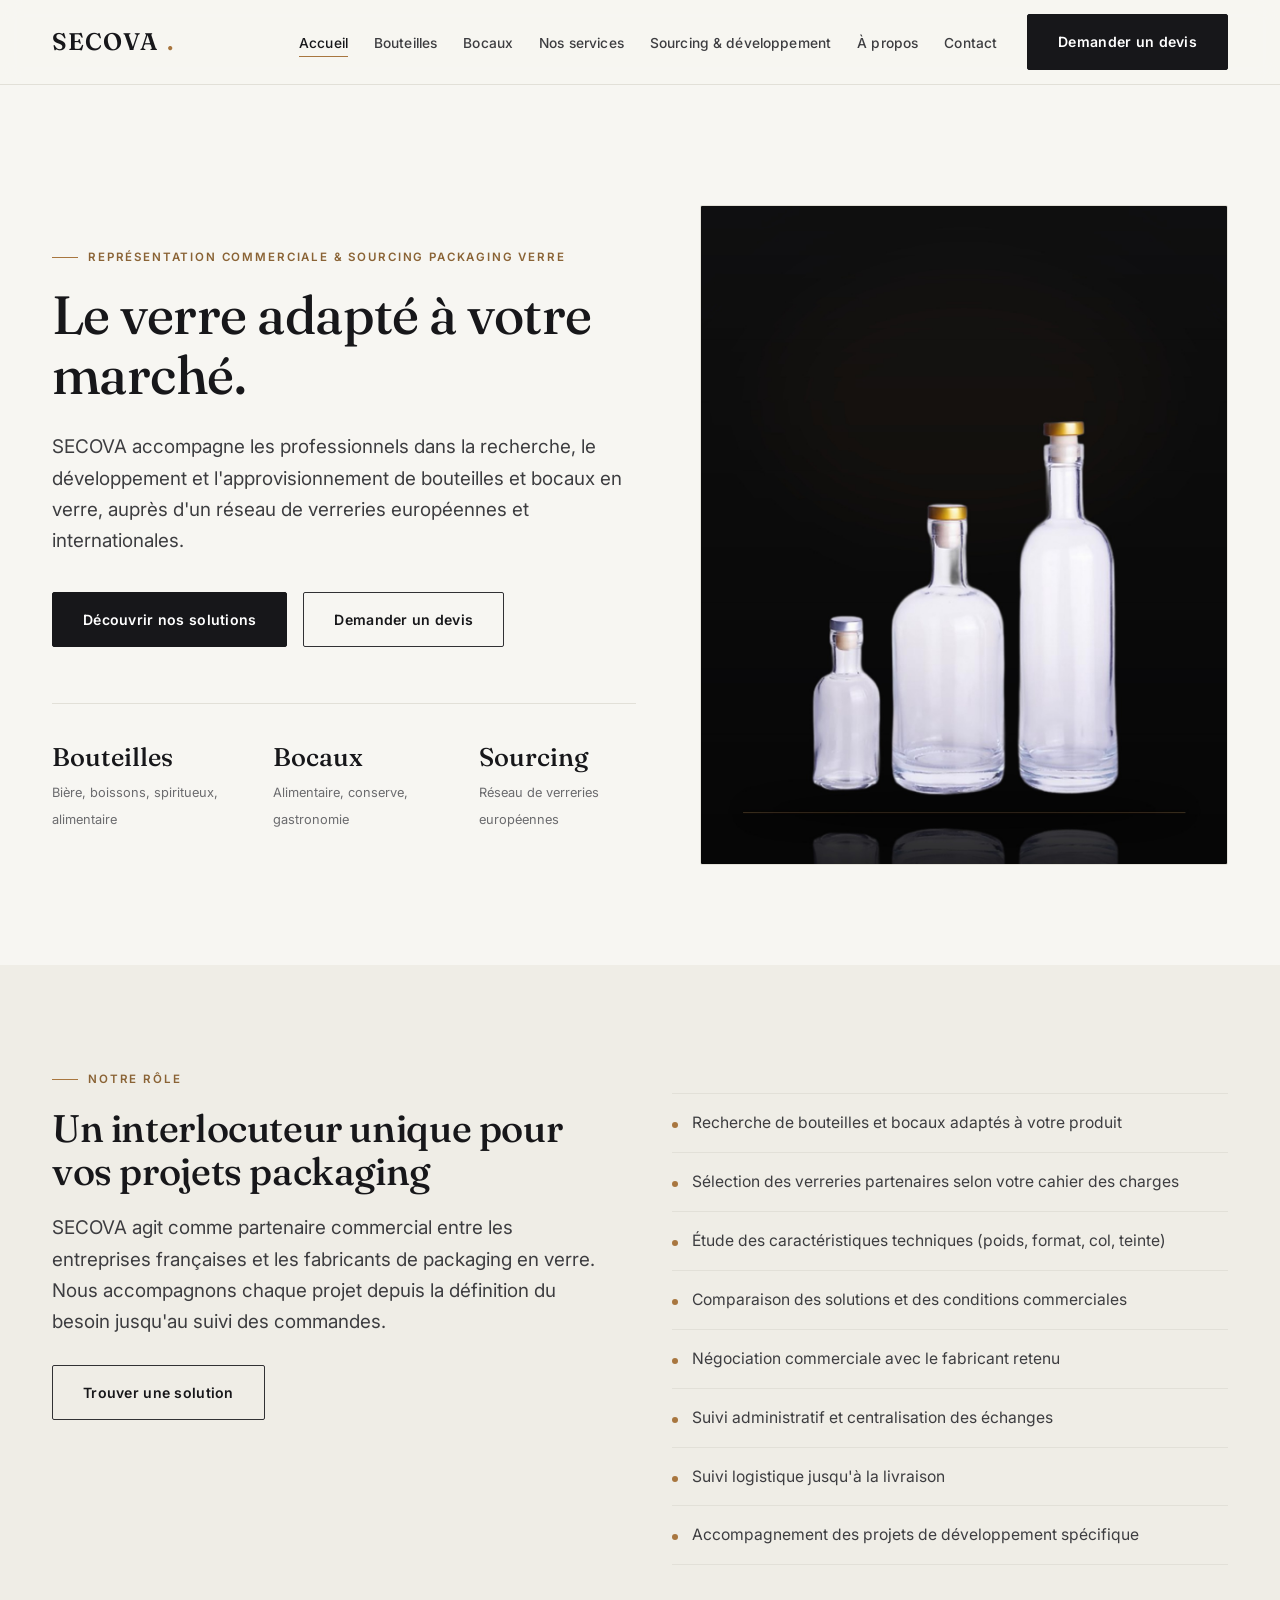
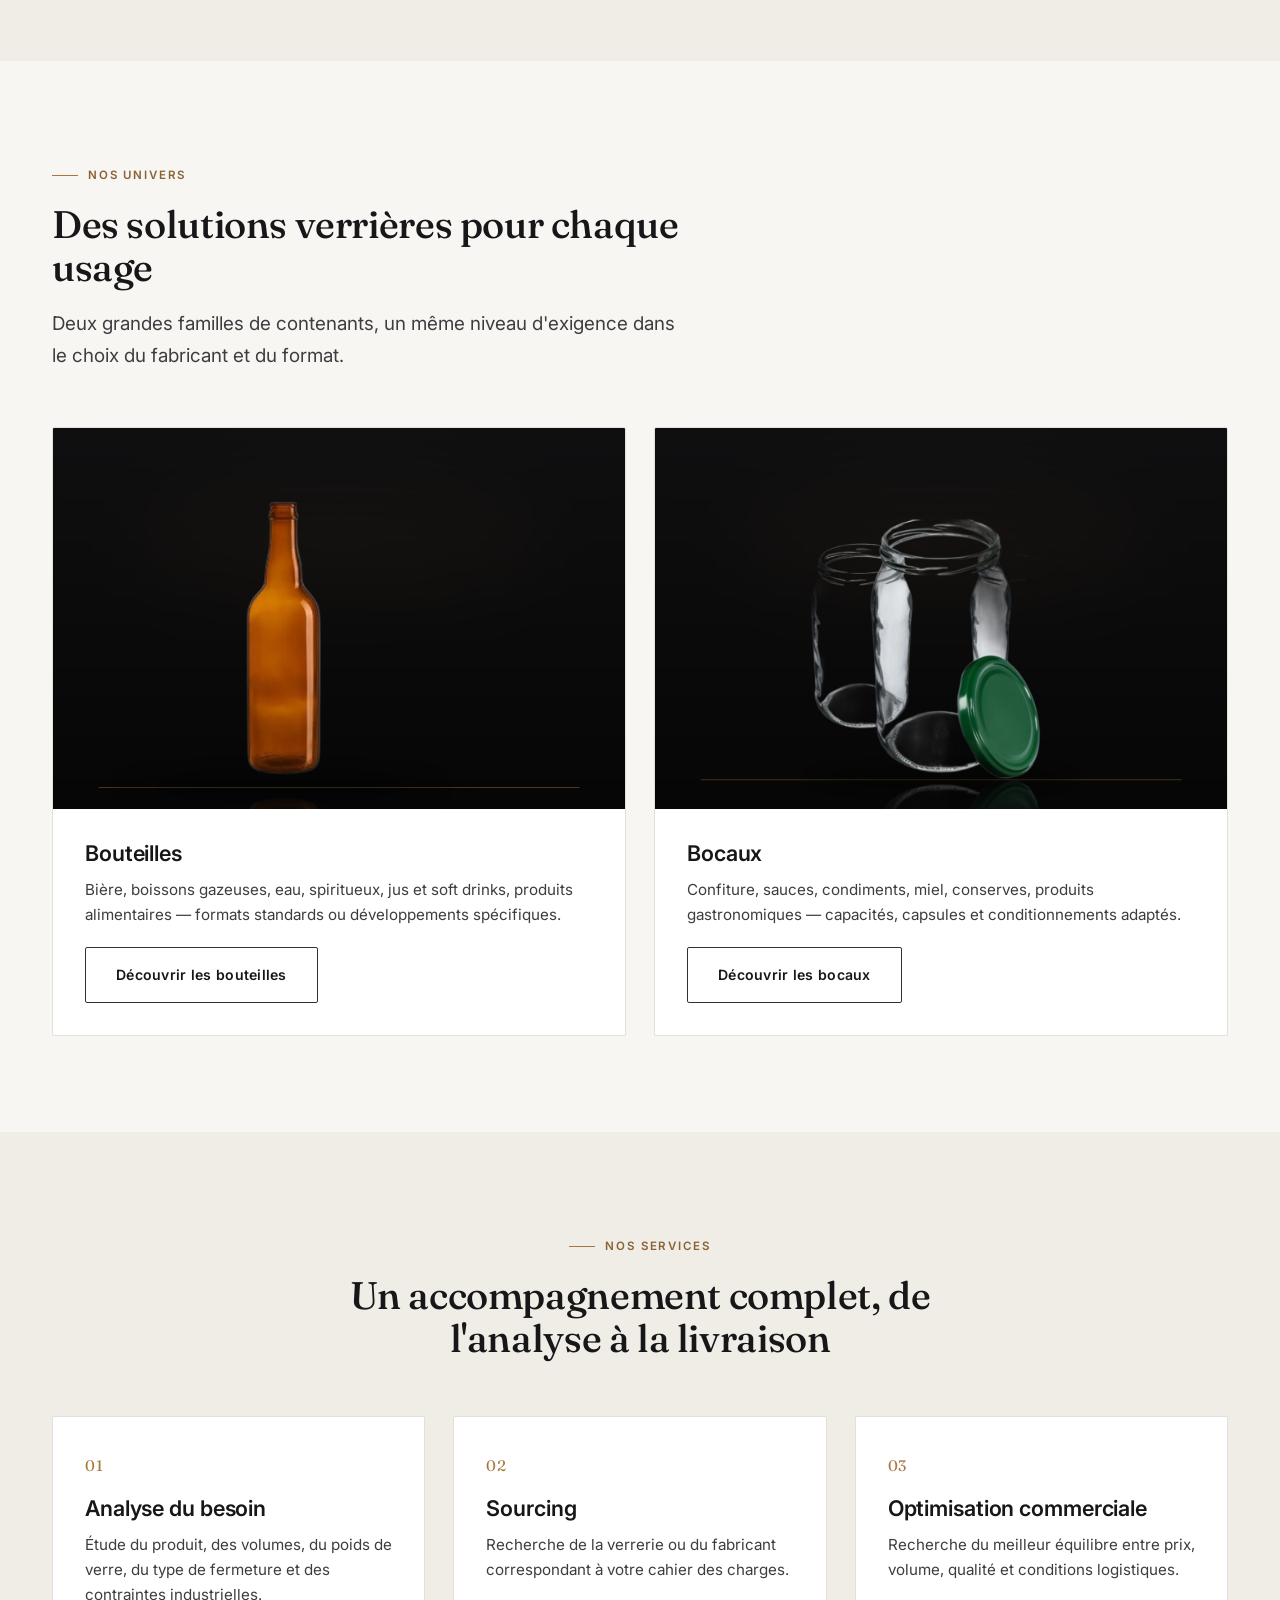
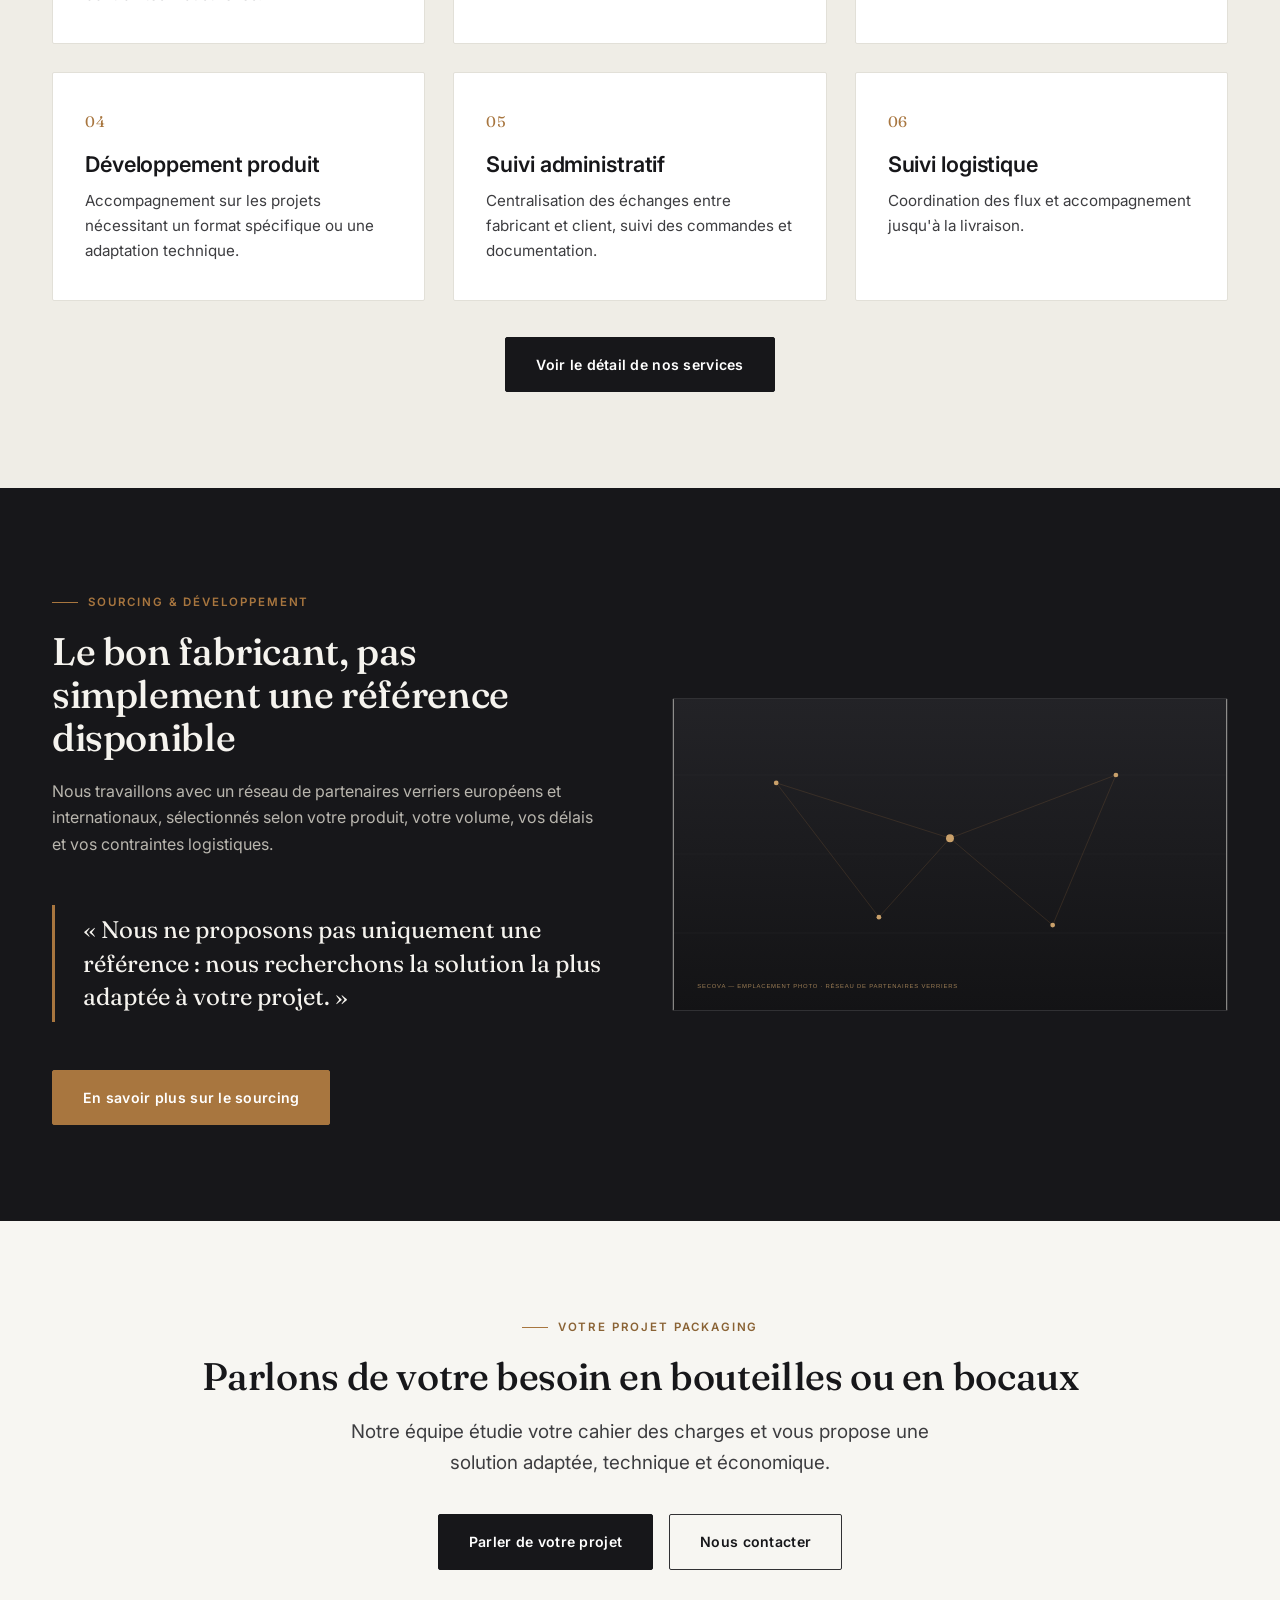
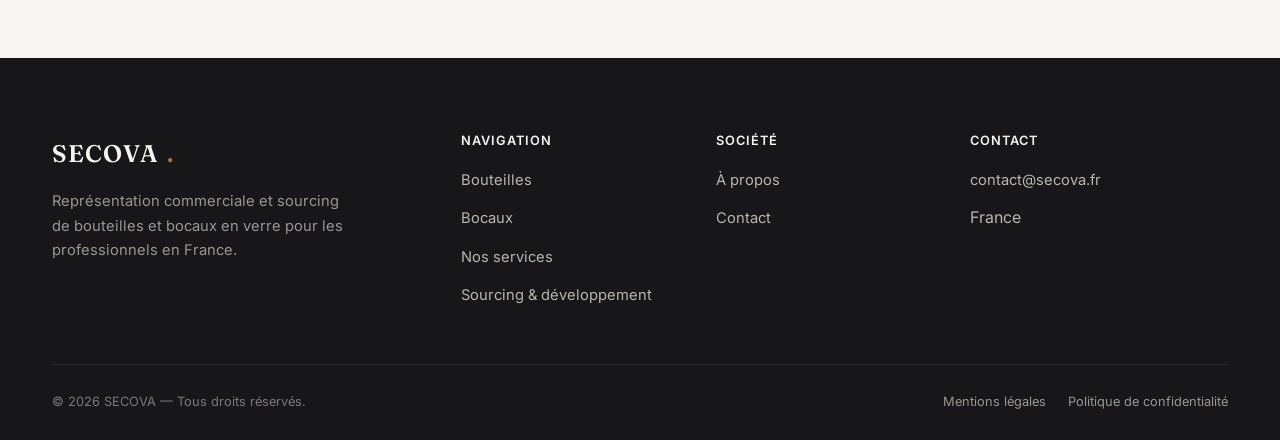
<file: index.html>
<!doctype html>
<html lang="fr">
<head>
<meta charset="UTF-8">
<meta name="viewport" content="width=device-width, initial-scale=1.0">
<title>SECOVA — Bouteilles et bocaux en verre pour professionnels | France</title>
<meta name="description" content="SECOVA accompagne les professionnels français (brasseries, producteurs de boissons, agroalimentaire) dans la recherche, le sourcing et l'approvisionnement de bouteilles et bocaux en verre auprès de verreries européennes.">
<link rel="canonical" href="https://secova.fr/">
<link rel="icon" href="assets/img/favicon.svg" type="image/svg+xml">
<link rel="preconnect" href="https://fonts.googleapis.com">
<link rel="preconnect" href="https://fonts.gstatic.com" crossorigin>
<link href="https://fonts.googleapis.com/css2?family=Fraunces:opsz,wght@9..144,400;9..144,500;9..144,600&family=Inter:wght@400;500;600;700&display=swap" rel="stylesheet">
<link rel="stylesheet" href="assets/css/style.css">
</head>
<body>

<header class="site-header">
  <div class="container header-inner">
    <a href="index.html" class="logo">SECOVA<span class="dot">.</span></a>
    <nav class="main-nav">
      <ul>
        <li><a href="index.html" class="active">Accueil</a></li>
        <li><a href="bouteilles.html">Bouteilles</a></li>
        <li><a href="bocaux.html">Bocaux</a></li>
        <li><a href="services.html">Nos services</a></li>
        <li><a href="sourcing.html">Sourcing &amp; développement</a></li>
        <li><a href="a-propos.html">À propos</a></li>
        <li><a href="contact.html">Contact</a></li>
      </ul>
      <a href="contact.html" class="btn btn-primary">Demander un devis</a>
    </nav>
    <button class="nav-toggle" aria-label="Ouvrir le menu" aria-expanded="false"><span></span><span></span><span></span></button>
  </div>
</header>

<main>

  <!-- HERO -->
  <section class="hero">
    <div class="container hero-grid">
      <div class="reveal in">
        <div class="eyebrow">Représentation commerciale &amp; sourcing packaging verre</div>
        <h1>Le verre adapté&nbsp;à votre marché.</h1>
        <p class="lead">SECOVA accompagne les professionnels dans la recherche, le développement et l'approvisionnement de bouteilles et bocaux en verre, auprès d'un réseau de verreries européennes et internationales.</p>
        <div class="btn-row">
          <a href="services.html" class="btn btn-primary">Découvrir nos solutions</a>
          <a href="contact.html" class="btn btn-ghost">Demander un devis</a>
        </div>
        <div class="hero-meta">
          <div><strong>Bouteilles</strong><span>Bière, boissons, spiritueux, alimentaire</span></div>
          <div><strong>Bocaux</strong><span>Alimentaire, conserve, gastronomie</span></div>
          <div><strong>Sourcing</strong><span>Réseau de verreries européennes</span></div>
        </div>
      </div>
      <div class="media ratio-4-5 reveal in">
        <img src="assets/img/bouteilles-assortiment.jpg" alt="Assortiment de bouteilles en verre SECOVA">
      </div>
    </div>
  </section>

  <!-- INTERLOCUTEUR UNIQUE -->
  <section class="bg-alt">
    <div class="container">
      <div class="grid grid-2" style="align-items:start; gap:64px;">
        <div class="reveal">
          <div class="eyebrow">Notre rôle</div>
          <h2>Un interlocuteur unique pour vos projets packaging</h2>
          <p class="lead">SECOVA agit comme partenaire commercial entre les entreprises françaises et les fabricants de packaging en verre. Nous accompagnons chaque projet depuis la définition du besoin jusqu'au suivi des commandes.</p>
          <div class="btn-row" style="margin-top:28px;">
            <a href="sourcing.html" class="btn btn-ghost">Trouver une solution</a>
          </div>
        </div>
        <ul class="criteria-list reveal">
          <li>Recherche de bouteilles et bocaux adaptés à votre produit</li>
          <li>Sélection des verreries partenaires selon votre cahier des charges</li>
          <li>Étude des caractéristiques techniques (poids, format, col, teinte)</li>
          <li>Comparaison des solutions et des conditions commerciales</li>
          <li>Négociation commerciale avec le fabricant retenu</li>
          <li>Suivi administratif et centralisation des échanges</li>
          <li>Suivi logistique jusqu'à la livraison</li>
          <li>Accompagnement des projets de développement spécifique</li>
        </ul>
      </div>
    </div>
  </section>

  <!-- UNIVERS BOUTEILLES / BOCAUX -->
  <section>
    <div class="container">
      <div class="section-head reveal">
        <div class="eyebrow">Nos univers</div>
        <h2>Des solutions verrières pour chaque usage</h2>
        <p class="lead">Deux grandes familles de contenants, un même niveau d'exigence dans le choix du fabricant et du format.</p>
      </div>
      <div class="grid grid-2">
        <a href="bouteilles.html" class="card reveal" style="padding:0; overflow:hidden;">
          <div class="media ratio-3-2" style="border:none; border-radius:0;">
            <img src="assets/img/bouteille-biere.jpg" alt="Bouteille en verre pour la bière">
          </div>
          <div style="padding:32px;">
            <h3>Bouteilles</h3>
            <p>Bière, boissons gazeuses, eau, spiritueux, jus et soft drinks, produits alimentaires — formats standards ou développements spécifiques.</p>
            <span class="btn btn-ghost" style="margin-top:20px;">Découvrir les bouteilles</span>
          </div>
        </a>
        <a href="bocaux.html" class="card reveal" style="padding:0; overflow:hidden;">
          <div class="media ratio-3-2" style="border:none; border-radius:0;">
            <img src="assets/img/bocaux-confiture-card.jpg" alt="Bocaux en verre pour la confiture">
          </div>
          <div style="padding:32px;">
            <h3>Bocaux</h3>
            <p>Confiture, sauces, condiments, miel, conserves, produits gastronomiques — capacités, capsules et conditionnements adaptés.</p>
            <span class="btn btn-ghost" style="margin-top:20px;">Découvrir les bocaux</span>
          </div>
        </a>
      </div>
    </div>
  </section>

  <!-- SERVICES APERÇU -->
  <section class="bg-alt">
    <div class="container">
      <div class="section-head center reveal">
        <div class="eyebrow">Nos services</div>
        <h2>Un accompagnement complet, de l'analyse à la livraison</h2>
      </div>
      <div class="grid grid-3">
        <div class="card reveal"><span class="num">01</span><h3>Analyse du besoin</h3><p>Étude du produit, des volumes, du poids de verre, du type de fermeture et des contraintes industrielles.</p></div>
        <div class="card reveal"><span class="num">02</span><h3>Sourcing</h3><p>Recherche de la verrerie ou du fabricant correspondant à votre cahier des charges.</p></div>
        <div class="card reveal"><span class="num">03</span><h3>Optimisation commerciale</h3><p>Recherche du meilleur équilibre entre prix, volume, qualité et conditions logistiques.</p></div>
        <div class="card reveal"><span class="num">04</span><h3>Développement produit</h3><p>Accompagnement sur les projets nécessitant un format spécifique ou une adaptation technique.</p></div>
        <div class="card reveal"><span class="num">05</span><h3>Suivi administratif</h3><p>Centralisation des échanges entre fabricant et client, suivi des commandes et documentation.</p></div>
        <div class="card reveal"><span class="num">06</span><h3>Suivi logistique</h3><p>Coordination des flux et accompagnement jusqu'à la livraison.</p></div>
      </div>
      <div class="btn-row center" style="justify-content:center;">
        <a href="services.html" class="btn btn-primary">Voir le détail de nos services</a>
      </div>
    </div>
  </section>

  <!-- SOURCING CALLOUT -->
  <section class="bg-dark">
    <div class="container">
      <div class="grid grid-2" style="align-items:center; gap:64px;">
        <div class="reveal">
          <div class="eyebrow">Sourcing &amp; développement</div>
          <h2>Le bon fabricant, pas simplement une référence disponible</h2>
          <p>Nous travaillons avec un réseau de partenaires verriers européens et internationaux, sélectionnés selon votre produit, votre volume, vos délais et vos contraintes logistiques.</p>
          <div class="callout">
            <p>« Nous ne proposons pas uniquement une référence : nous recherchons la solution la plus adaptée à votre projet. »</p>
          </div>
          <div class="btn-row">
            <a href="sourcing.html" class="btn btn-accent">En savoir plus sur le sourcing</a>
          </div>
        </div>
        <div class="media ratio-16-9 reveal" style="border-color:#313134;">
          <img src="assets/img/placeholder-network.svg" alt="Réseau de partenaires verriers européens — visuel à intégrer">
        </div>
      </div>
    </div>
  </section>

  <!-- CTA FINAL -->
  <section class="cta-band">
    <div class="container">
      <div class="eyebrow" style="justify-content:center;">Votre projet packaging</div>
      <h2>Parlons de votre besoin en bouteilles ou en bocaux</h2>
      <p class="lead" style="margin:0 auto;">Notre équipe étudie votre cahier des charges et vous propose une solution adaptée, technique et économique.</p>
      <div class="btn-row center">
        <a href="contact.html" class="btn btn-primary">Parler de votre projet</a>
        <a href="contact.html" class="btn btn-ghost">Nous contacter</a>
      </div>
    </div>
  </section>

</main>

<footer class="site-footer">
  <div class="container">
    <div class="footer-grid">
      <div class="footer-brand">
        <div class="logo">SECOVA<span class="dot">.</span></div>
        <p>Représentation commerciale et sourcing de bouteilles et bocaux en verre pour les professionnels en France.</p>
      </div>
      <div class="footer-col">
        <h4>Navigation</h4>
        <ul>
          <li><a href="bouteilles.html">Bouteilles</a></li>
          <li><a href="bocaux.html">Bocaux</a></li>
          <li><a href="services.html">Nos services</a></li>
          <li><a href="sourcing.html">Sourcing &amp; développement</a></li>
        </ul>
      </div>
      <div class="footer-col">
        <h4>Société</h4>
        <ul>
          <li><a href="a-propos.html">À propos</a></li>
          <li><a href="contact.html">Contact</a></li>
        </ul>
      </div>
      <div class="footer-col">
        <h4>Contact</h4>
        <ul>
          <li><a href="mailto:contact@secova.fr">contact@secova.fr</a></li>
          <li>France</li>
        </ul>
      </div>
    </div>
    <div class="footer-bottom">
      <span>© <span id="year"></span> SECOVA — Tous droits réservés.</span>
      <div class="footer-legal-links">
        <a href="mentions-legales.html">Mentions légales</a>
        <a href="confidentialite.html">Politique de confidentialité</a>
      </div>
    </div>
  </div>
</footer>

<script src="assets/js/main.js"></script>
</body>
</html>
</file>
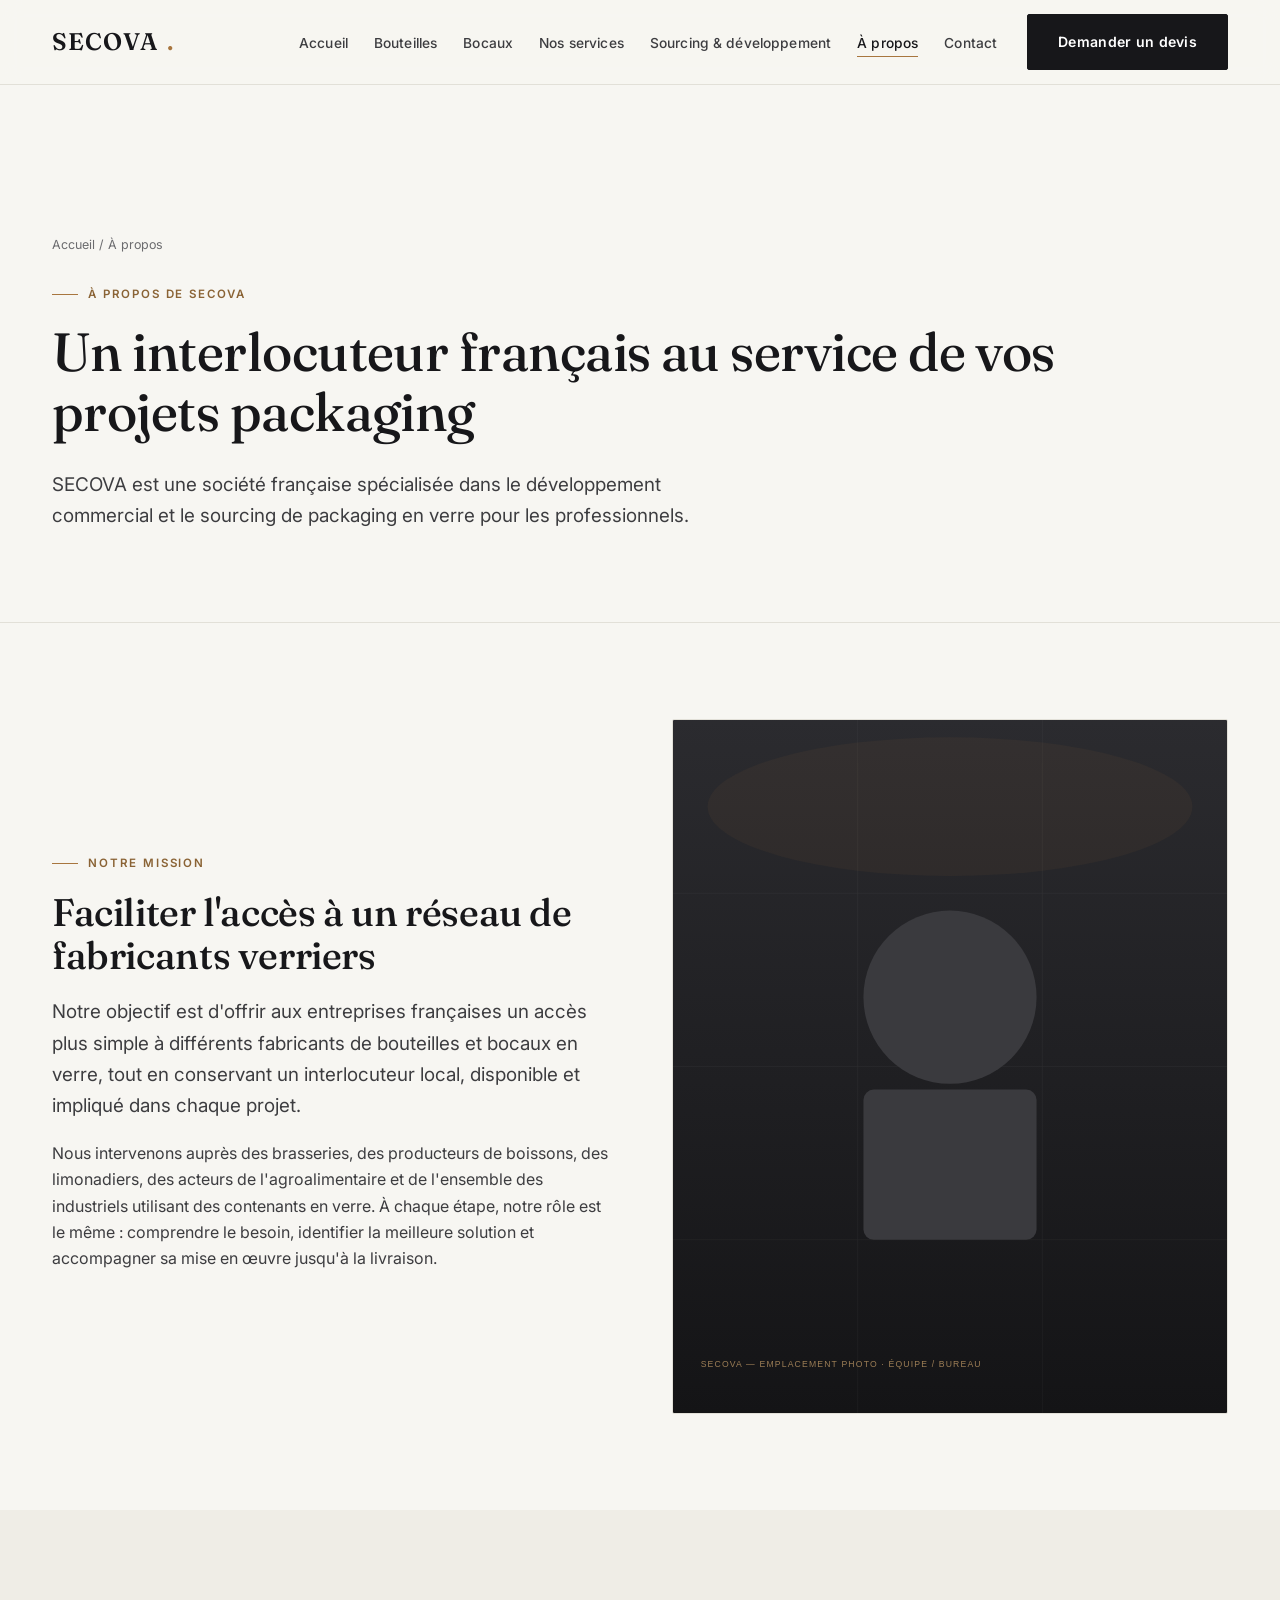
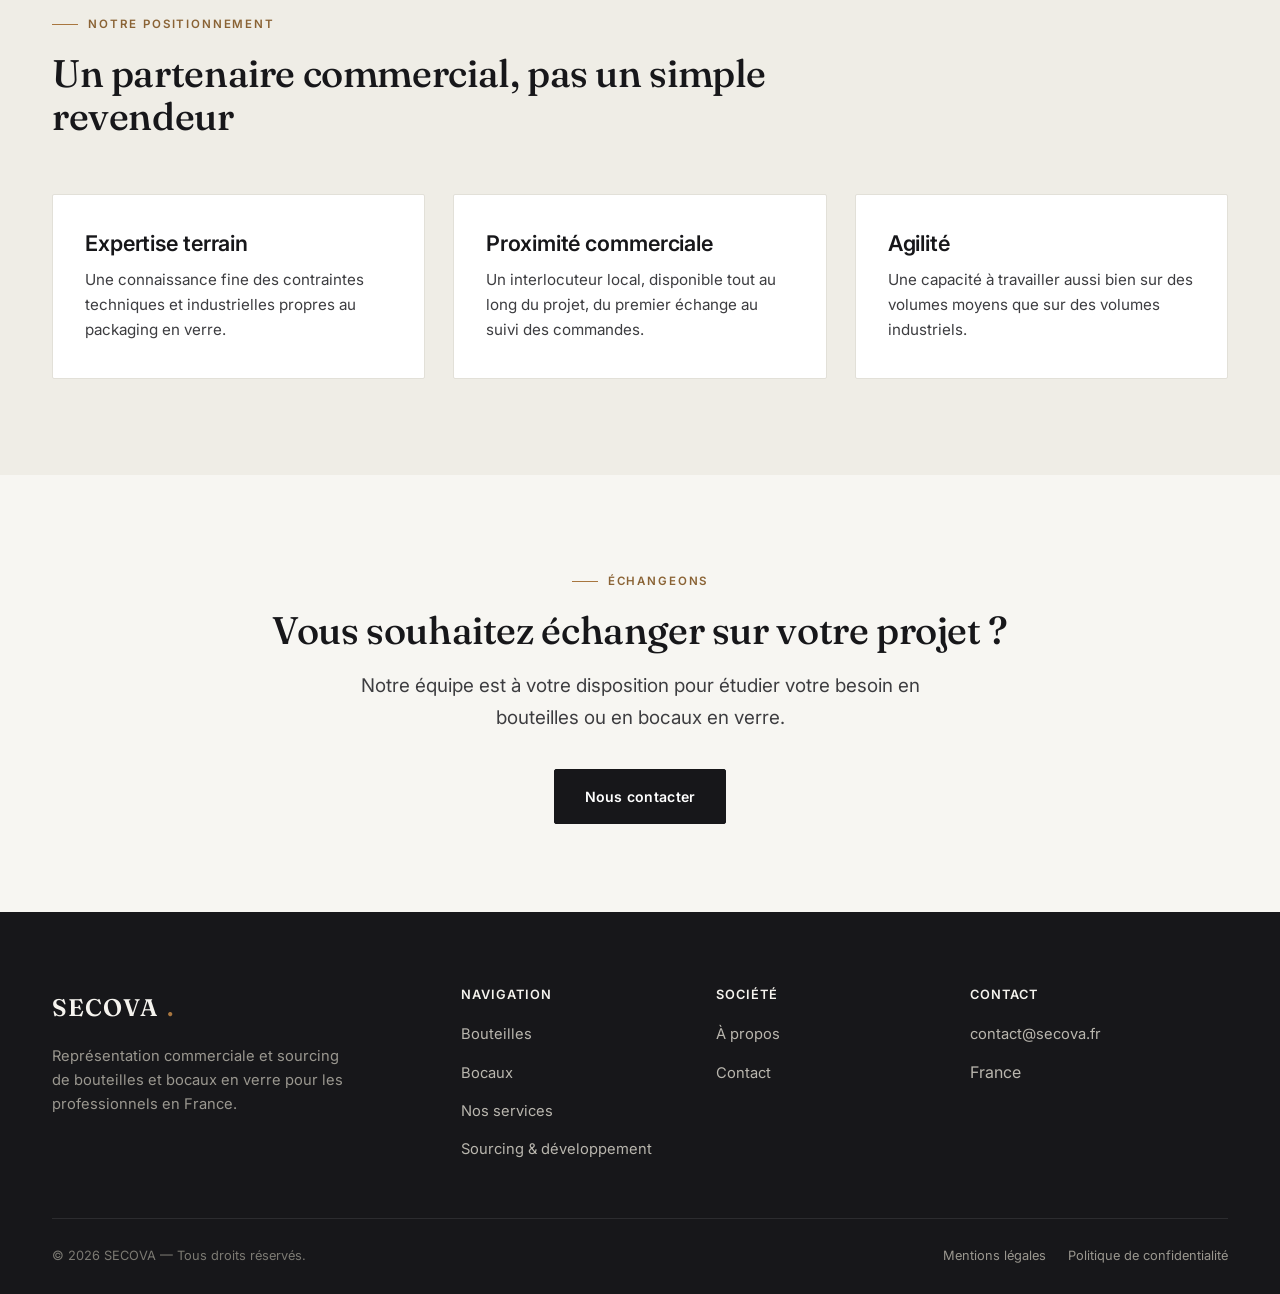
<file: a-propos.html>
<!doctype html>
<html lang="fr">
<head>
<meta charset="UTF-8">
<meta name="viewport" content="width=device-width, initial-scale=1.0">
<title>À propos de SECOVA — Sourcing packaging verre en France</title>
<meta name="description" content="SECOVA est une société française spécialisée dans le développement commercial et le sourcing de packaging en verre, au service des professionnels français.">
<link rel="canonical" href="https://secova.fr/a-propos.html">
<link rel="icon" href="assets/img/favicon.svg" type="image/svg+xml">
<link rel="preconnect" href="https://fonts.googleapis.com">
<link rel="preconnect" href="https://fonts.gstatic.com" crossorigin>
<link href="https://fonts.googleapis.com/css2?family=Fraunces:opsz,wght@9..144,400;9..144,500;9..144,600&family=Inter:wght@400;500;600;700&display=swap" rel="stylesheet">
<link rel="stylesheet" href="assets/css/style.css">
</head>
<body>

<header class="site-header">
  <div class="container header-inner">
    <a href="index.html" class="logo">SECOVA<span class="dot">.</span></a>
    <nav class="main-nav">
      <ul>
        <li><a href="index.html">Accueil</a></li>
        <li><a href="bouteilles.html">Bouteilles</a></li>
        <li><a href="bocaux.html">Bocaux</a></li>
        <li><a href="services.html">Nos services</a></li>
        <li><a href="sourcing.html">Sourcing &amp; développement</a></li>
        <li><a href="a-propos.html" class="active">À propos</a></li>
        <li><a href="contact.html">Contact</a></li>
      </ul>
      <a href="contact.html" class="btn btn-primary">Demander un devis</a>
    </nav>
    <button class="nav-toggle" aria-label="Ouvrir le menu" aria-expanded="false"><span></span><span></span><span></span></button>
  </div>
</header>

<main>

  <section class="page-header">
    <div class="container">
      <div class="breadcrumb"><a href="index.html">Accueil</a> / À propos</div>
      <div class="eyebrow">À propos de SECOVA</div>
      <h1>Un interlocuteur français au service de vos projets packaging</h1>
      <p class="lead">SECOVA est une société française spécialisée dans le développement commercial et le sourcing de packaging en verre pour les professionnels.</p>
    </div>
  </section>

  <!-- PRESENTATION -->
  <section>
    <div class="container">
      <div class="grid grid-2" style="align-items:center; gap:64px;">
        <div class="reveal">
          <div class="eyebrow">Notre mission</div>
          <h2>Faciliter l'accès à un réseau de fabricants verriers</h2>
          <p class="lead">Notre objectif est d'offrir aux entreprises françaises un accès plus simple à différents fabricants de bouteilles et bocaux en verre, tout en conservant un interlocuteur local, disponible et impliqué dans chaque projet.</p>
          <p>Nous intervenons auprès des brasseries, des producteurs de boissons, des limonadiers, des acteurs de l'agroalimentaire et de l'ensemble des industriels utilisant des contenants en verre. À chaque étape, notre rôle est le même : comprendre le besoin, identifier la meilleure solution et accompagner sa mise en œuvre jusqu'à la livraison.</p>
        </div>
        <div class="media ratio-4-5 reveal">
          <img src="assets/img/placeholder-team.svg" alt="Équipe SECOVA — photographie à intégrer">
        </div>
      </div>
    </div>
  </section>

  <!-- VALEURS / POSITIONNEMENT -->
  <section class="bg-alt">
    <div class="container">
      <div class="section-head reveal">
        <div class="eyebrow">Notre positionnement</div>
        <h2>Un partenaire commercial, pas un simple revendeur</h2>
      </div>
      <div class="grid grid-3">
        <div class="card reveal">
          <h3>Expertise terrain</h3>
          <p>Une connaissance fine des contraintes techniques et industrielles propres au packaging en verre.</p>
        </div>
        <div class="card reveal">
          <h3>Proximité commerciale</h3>
          <p>Un interlocuteur local, disponible tout au long du projet, du premier échange au suivi des commandes.</p>
        </div>
        <div class="card reveal">
          <h3>Agilité</h3>
          <p>Une capacité à travailler aussi bien sur des volumes moyens que sur des volumes industriels.</p>
        </div>
      </div>
    </div>
  </section>

  <!-- CTA -->
  <section class="cta-band">
    <div class="container">
      <div class="eyebrow" style="justify-content:center;">Échangeons</div>
      <h2>Vous souhaitez échanger sur votre projet ?</h2>
      <p class="lead" style="margin:0 auto;">Notre équipe est à votre disposition pour étudier votre besoin en bouteilles ou en bocaux en verre.</p>
      <div class="btn-row center">
        <a href="contact.html" class="btn btn-primary">Nous contacter</a>
      </div>
    </div>
  </section>

</main>

<footer class="site-footer">
  <div class="container">
    <div class="footer-grid">
      <div class="footer-brand">
        <div class="logo">SECOVA<span class="dot">.</span></div>
        <p>Représentation commerciale et sourcing de bouteilles et bocaux en verre pour les professionnels en France.</p>
      </div>
      <div class="footer-col">
        <h4>Navigation</h4>
        <ul>
          <li><a href="bouteilles.html">Bouteilles</a></li>
          <li><a href="bocaux.html">Bocaux</a></li>
          <li><a href="services.html">Nos services</a></li>
          <li><a href="sourcing.html">Sourcing &amp; développement</a></li>
        </ul>
      </div>
      <div class="footer-col">
        <h4>Société</h4>
        <ul>
          <li><a href="a-propos.html">À propos</a></li>
          <li><a href="contact.html">Contact</a></li>
        </ul>
      </div>
      <div class="footer-col">
        <h4>Contact</h4>
        <ul>
          <li><a href="mailto:contact@secova.fr">contact@secova.fr</a></li>
          <li>France</li>
        </ul>
      </div>
    </div>
    <div class="footer-bottom">
      <span>© <span id="year"></span> SECOVA — Tous droits réservés.</span>
      <div class="footer-legal-links">
        <a href="mentions-legales.html">Mentions légales</a>
        <a href="confidentialite.html">Politique de confidentialité</a>
      </div>
    </div>
  </div>
</footer>

<script src="assets/js/main.js"></script>
</body>
</html>
</file>
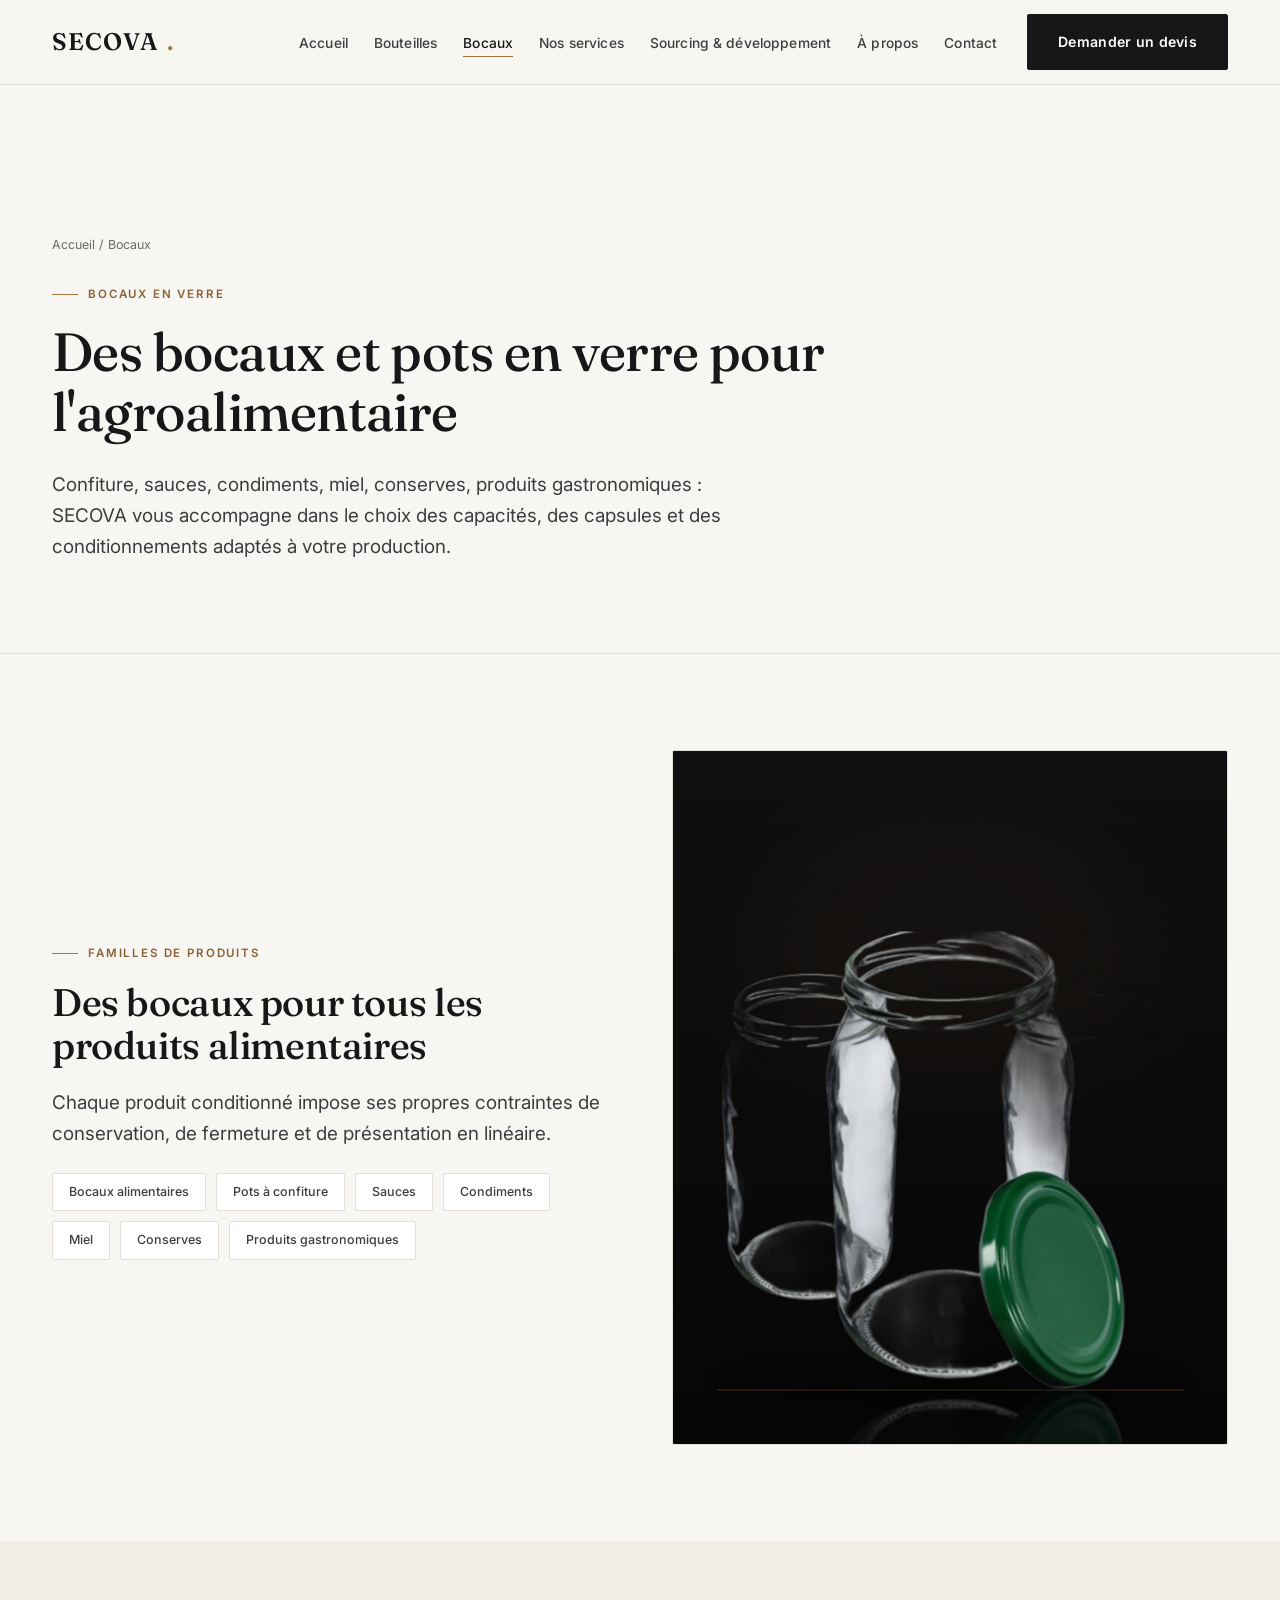
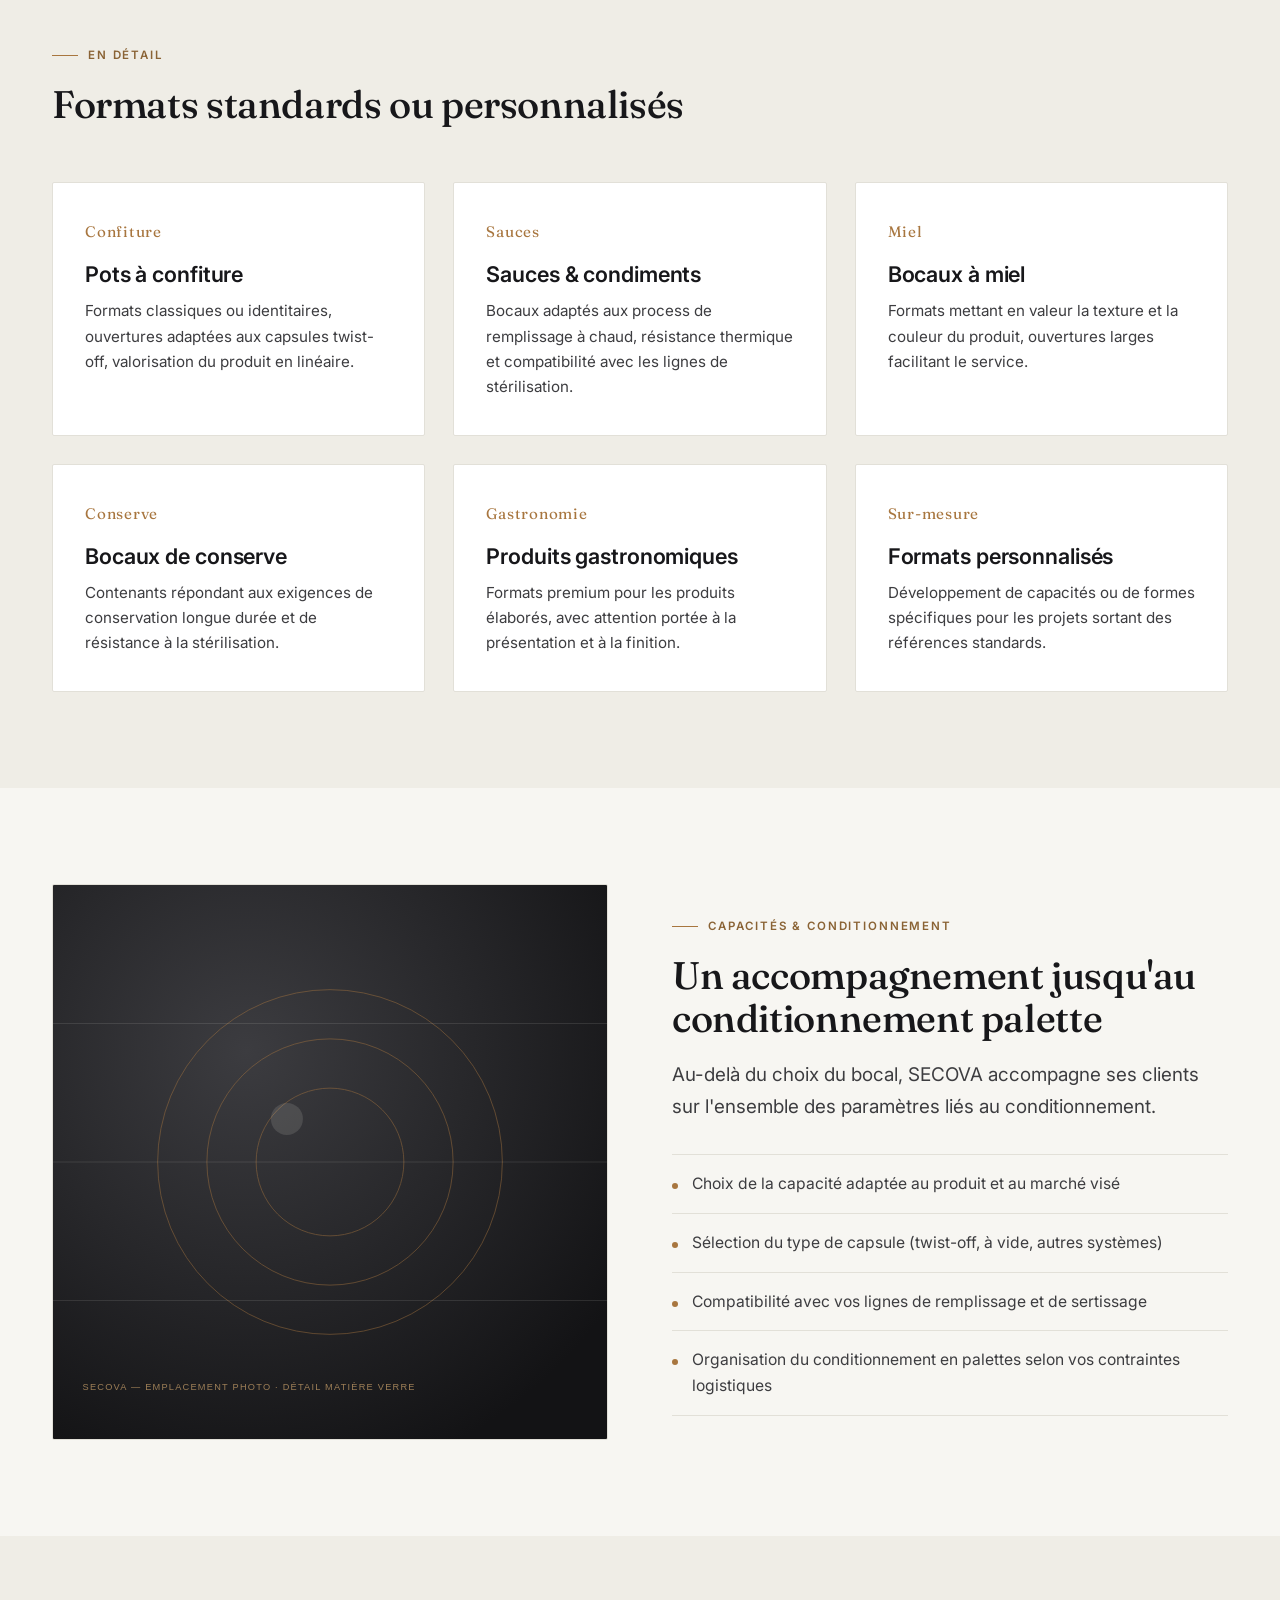
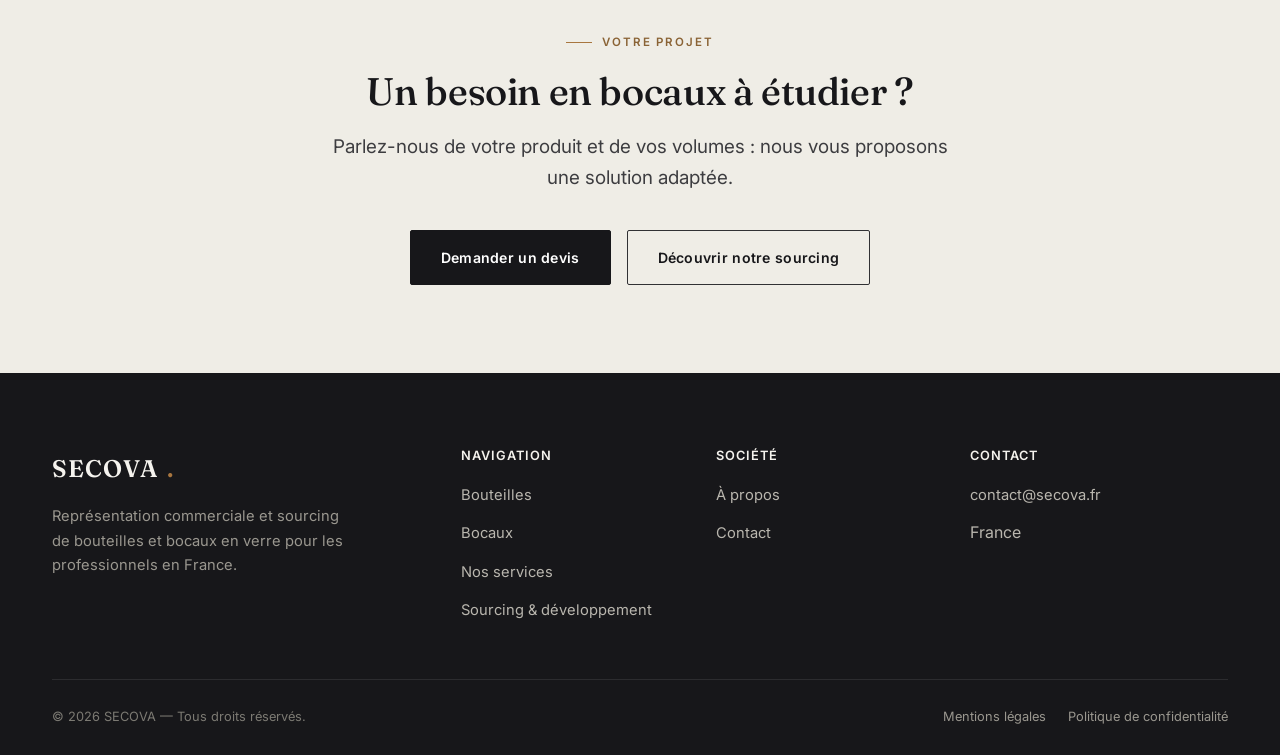
<file: bocaux.html>
<!doctype html>
<html lang="fr">
<head>
<meta charset="UTF-8">
<meta name="viewport" content="width=device-width, initial-scale=1.0">
<title>Bocaux en verre professionnels — Confiture, sauces, conserves | SECOVA</title>
<meta name="description" content="SECOVA accompagne les industriels de l'agroalimentaire dans le choix de bocaux et pots en verre : confiture, sauces, condiments, miel, conserves, produits gastronomiques, formats standards ou personnalisés.">
<link rel="canonical" href="https://secova.fr/bocaux.html">
<link rel="icon" href="assets/img/favicon.svg" type="image/svg+xml">
<link rel="preconnect" href="https://fonts.googleapis.com">
<link rel="preconnect" href="https://fonts.gstatic.com" crossorigin>
<link href="https://fonts.googleapis.com/css2?family=Fraunces:opsz,wght@9..144,400;9..144,500;9..144,600&family=Inter:wght@400;500;600;700&display=swap" rel="stylesheet">
<link rel="stylesheet" href="assets/css/style.css">
</head>
<body>

<header class="site-header">
  <div class="container header-inner">
    <a href="index.html" class="logo">SECOVA<span class="dot">.</span></a>
    <nav class="main-nav">
      <ul>
        <li><a href="index.html">Accueil</a></li>
        <li><a href="bouteilles.html">Bouteilles</a></li>
        <li><a href="bocaux.html" class="active">Bocaux</a></li>
        <li><a href="services.html">Nos services</a></li>
        <li><a href="sourcing.html">Sourcing &amp; développement</a></li>
        <li><a href="a-propos.html">À propos</a></li>
        <li><a href="contact.html">Contact</a></li>
      </ul>
      <a href="contact.html" class="btn btn-primary">Demander un devis</a>
    </nav>
    <button class="nav-toggle" aria-label="Ouvrir le menu" aria-expanded="false"><span></span><span></span><span></span></button>
  </div>
</header>

<main>

  <section class="page-header">
    <div class="container">
      <div class="breadcrumb"><a href="index.html">Accueil</a> / Bocaux</div>
      <div class="eyebrow">Bocaux en verre</div>
      <h1>Des bocaux et pots en verre pour l'agroalimentaire</h1>
      <p class="lead">Confiture, sauces, condiments, miel, conserves, produits gastronomiques : SECOVA vous accompagne dans le choix des capacités, des capsules et des conditionnements adaptés à votre production.</p>
    </div>
  </section>

  <!-- FAMILLES -->
  <section>
    <div class="container">
      <div class="grid grid-2" style="align-items:center; gap:64px;">
        <div class="reveal">
          <div class="eyebrow">Familles de produits</div>
          <h2>Des bocaux pour tous les produits alimentaires</h2>
          <p class="lead">Chaque produit conditionné impose ses propres contraintes de conservation, de fermeture et de présentation en linéaire.</p>
          <div class="taglist">
            <span>Bocaux alimentaires</span>
            <span>Pots à confiture</span>
            <span>Sauces</span>
            <span>Condiments</span>
            <span>Miel</span>
            <span>Conserves</span>
            <span>Produits gastronomiques</span>
          </div>
        </div>
        <div class="media ratio-4-5 reveal">
          <img src="assets/img/bocaux-confiture.jpg" alt="Assortiment de bocaux en verre pour la confiture">
        </div>
      </div>
    </div>
  </section>

  <!-- DETAIL FAMILLES -->
  <section class="bg-alt">
    <div class="container">
      <div class="section-head reveal">
        <div class="eyebrow">En détail</div>
        <h2>Formats standards ou personnalisés</h2>
      </div>
      <div class="grid grid-3">
        <div class="card reveal">
          <span class="num">Confiture</span>
          <h3>Pots à confiture</h3>
          <p>Formats classiques ou identitaires, ouvertures adaptées aux capsules twist-off, valorisation du produit en linéaire.</p>
        </div>
        <div class="card reveal">
          <span class="num">Sauces</span>
          <h3>Sauces &amp; condiments</h3>
          <p>Bocaux adaptés aux process de remplissage à chaud, résistance thermique et compatibilité avec les lignes de stérilisation.</p>
        </div>
        <div class="card reveal">
          <span class="num">Miel</span>
          <h3>Bocaux à miel</h3>
          <p>Formats mettant en valeur la texture et la couleur du produit, ouvertures larges facilitant le service.</p>
        </div>
        <div class="card reveal">
          <span class="num">Conserve</span>
          <h3>Bocaux de conserve</h3>
          <p>Contenants répondant aux exigences de conservation longue durée et de résistance à la stérilisation.</p>
        </div>
        <div class="card reveal">
          <span class="num">Gastronomie</span>
          <h3>Produits gastronomiques</h3>
          <p>Formats premium pour les produits élaborés, avec attention portée à la présentation et à la finition.</p>
        </div>
        <div class="card reveal">
          <span class="num">Sur-mesure</span>
          <h3>Formats personnalisés</h3>
          <p>Développement de capacités ou de formes spécifiques pour les projets sortant des références standards.</p>
        </div>
      </div>
    </div>
  </section>

  <!-- CAPACITES / CAPSULES -->
  <section>
    <div class="container">
      <div class="grid grid-2" style="align-items:center; gap:64px;">
        <div class="media ratio-1-1 reveal">
          <img src="assets/img/placeholder-texture.svg" alt="Détail de fermeture et de matière — photographie à intégrer">
        </div>
        <div class="reveal">
          <div class="eyebrow">Capacités &amp; conditionnement</div>
          <h2>Un accompagnement jusqu'au conditionnement palette</h2>
          <p class="lead">Au-delà du choix du bocal, SECOVA accompagne ses clients sur l'ensemble des paramètres liés au conditionnement.</p>
          <ul class="criteria-list">
            <li>Choix de la capacité adaptée au produit et au marché visé</li>
            <li>Sélection du type de capsule (twist-off, à vide, autres systèmes)</li>
            <li>Compatibilité avec vos lignes de remplissage et de sertissage</li>
            <li>Organisation du conditionnement en palettes selon vos contraintes logistiques</li>
          </ul>
        </div>
      </div>
    </div>
  </section>

  <!-- CTA -->
  <section class="cta-band bg-alt">
    <div class="container">
      <div class="eyebrow" style="justify-content:center;">Votre projet</div>
      <h2>Un besoin en bocaux à étudier ?</h2>
      <p class="lead" style="margin:0 auto;">Parlez-nous de votre produit et de vos volumes : nous vous proposons une solution adaptée.</p>
      <div class="btn-row center">
        <a href="contact.html" class="btn btn-primary">Demander un devis</a>
        <a href="sourcing.html" class="btn btn-ghost">Découvrir notre sourcing</a>
      </div>
    </div>
  </section>

</main>

<footer class="site-footer">
  <div class="container">
    <div class="footer-grid">
      <div class="footer-brand">
        <div class="logo">SECOVA<span class="dot">.</span></div>
        <p>Représentation commerciale et sourcing de bouteilles et bocaux en verre pour les professionnels en France.</p>
      </div>
      <div class="footer-col">
        <h4>Navigation</h4>
        <ul>
          <li><a href="bouteilles.html">Bouteilles</a></li>
          <li><a href="bocaux.html">Bocaux</a></li>
          <li><a href="services.html">Nos services</a></li>
          <li><a href="sourcing.html">Sourcing &amp; développement</a></li>
        </ul>
      </div>
      <div class="footer-col">
        <h4>Société</h4>
        <ul>
          <li><a href="a-propos.html">À propos</a></li>
          <li><a href="contact.html">Contact</a></li>
        </ul>
      </div>
      <div class="footer-col">
        <h4>Contact</h4>
        <ul>
          <li><a href="mailto:contact@secova.fr">contact@secova.fr</a></li>
          <li>France</li>
        </ul>
      </div>
    </div>
    <div class="footer-bottom">
      <span>© <span id="year"></span> SECOVA — Tous droits réservés.</span>
      <div class="footer-legal-links">
        <a href="mentions-legales.html">Mentions légales</a>
        <a href="confidentialite.html">Politique de confidentialité</a>
      </div>
    </div>
  </div>
</footer>

<script src="assets/js/main.js"></script>
</body>
</html>
</file>
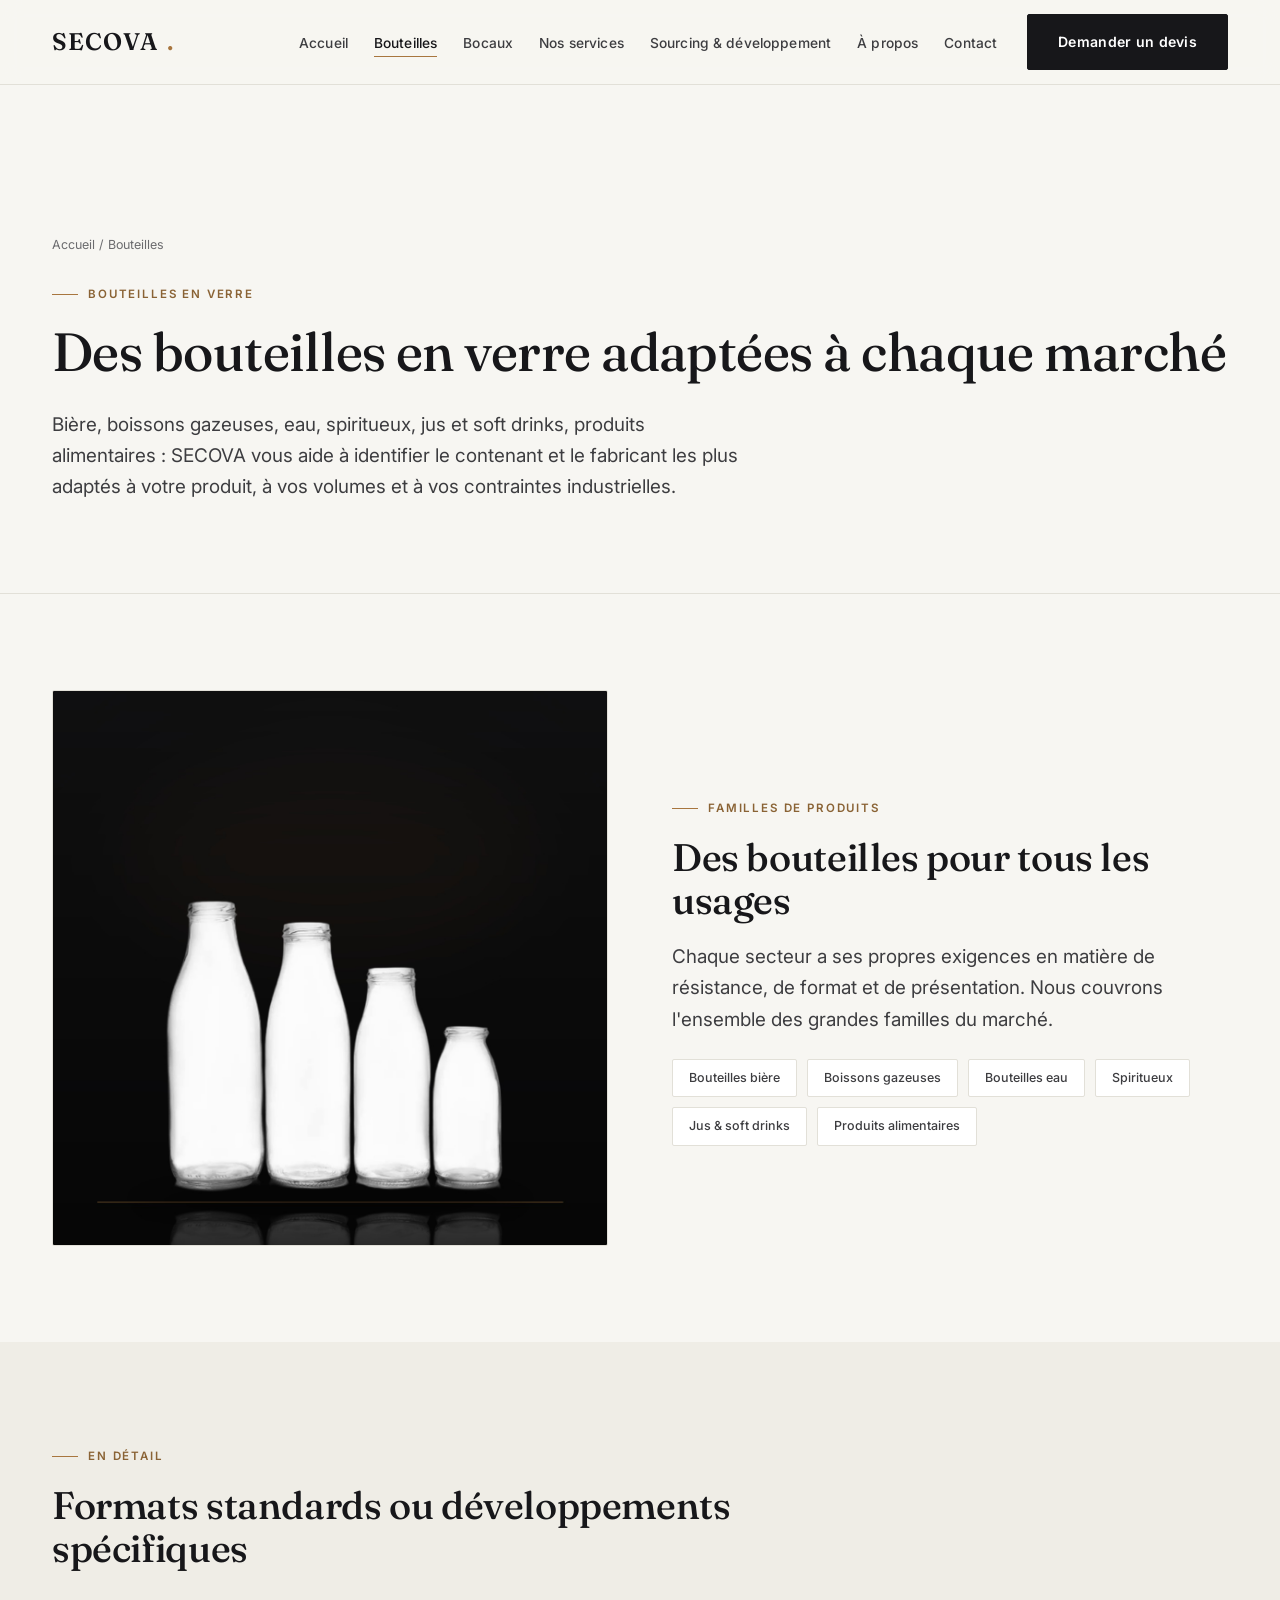
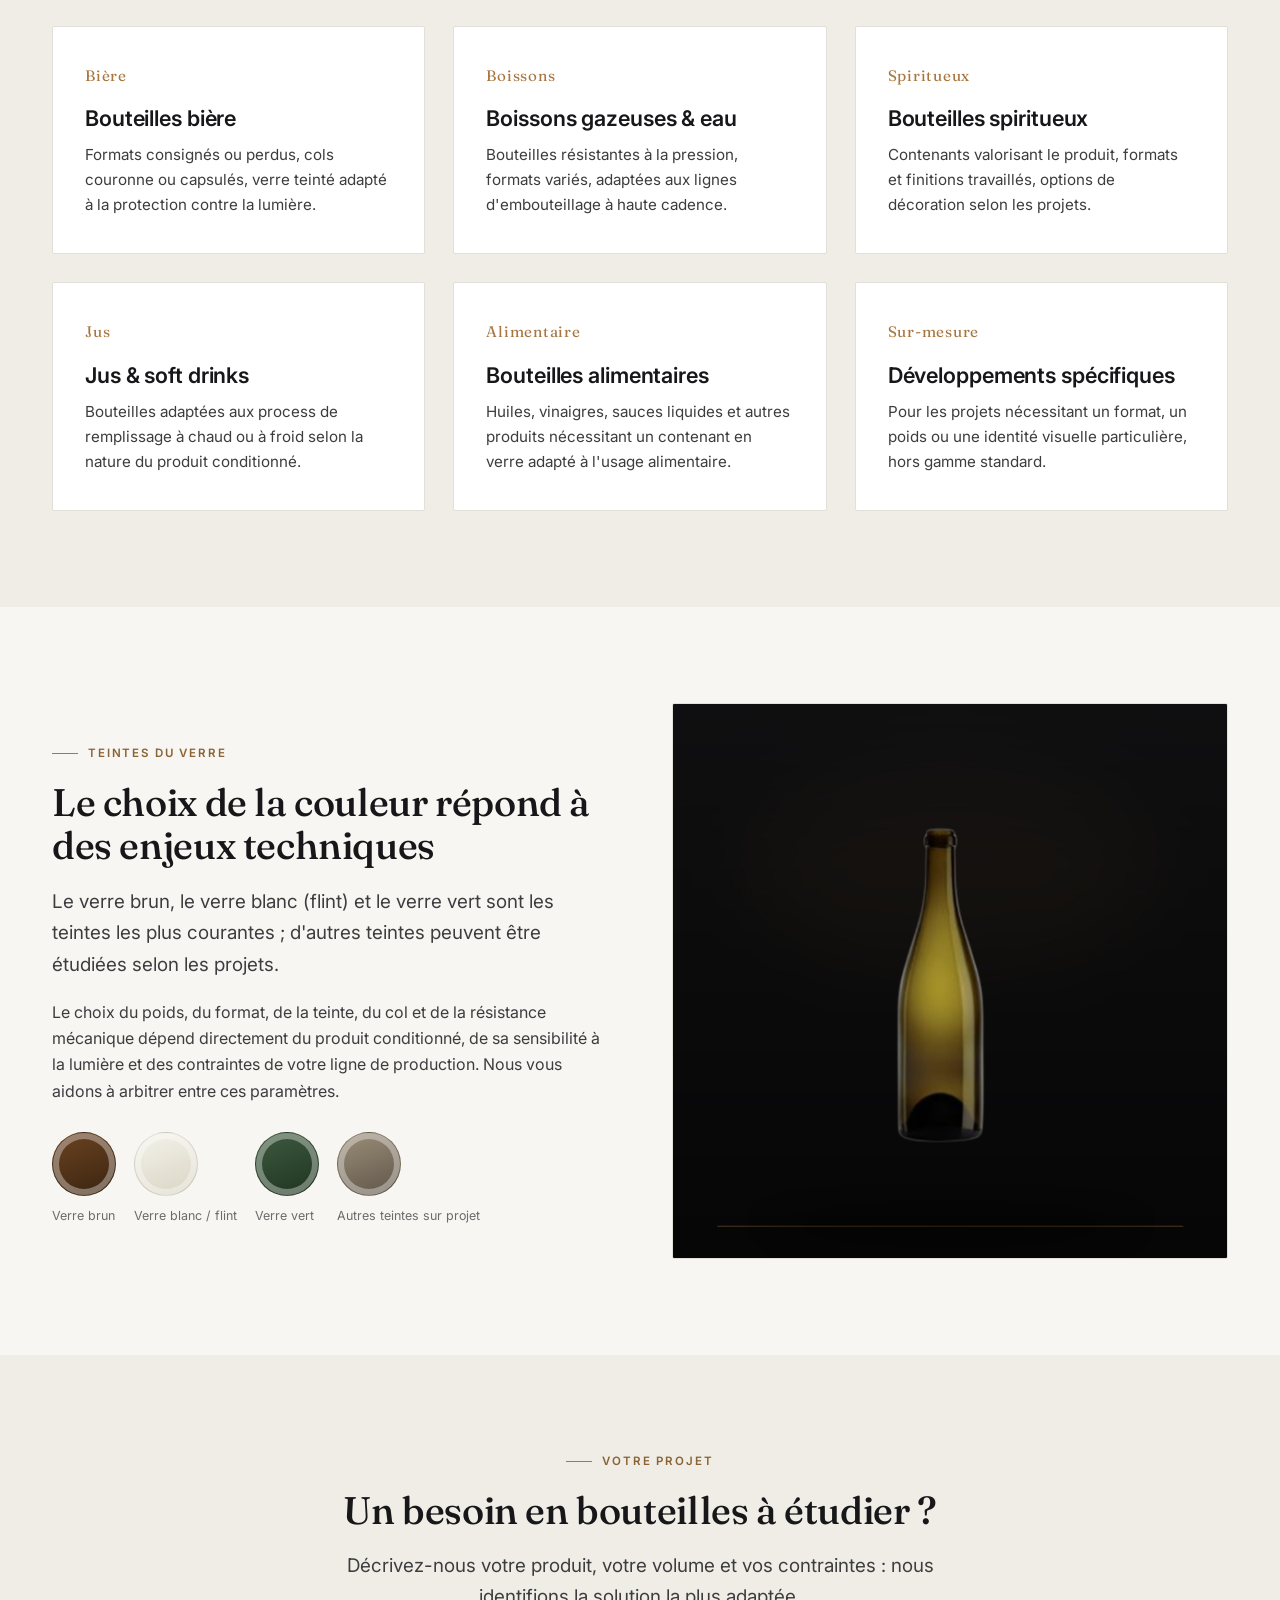
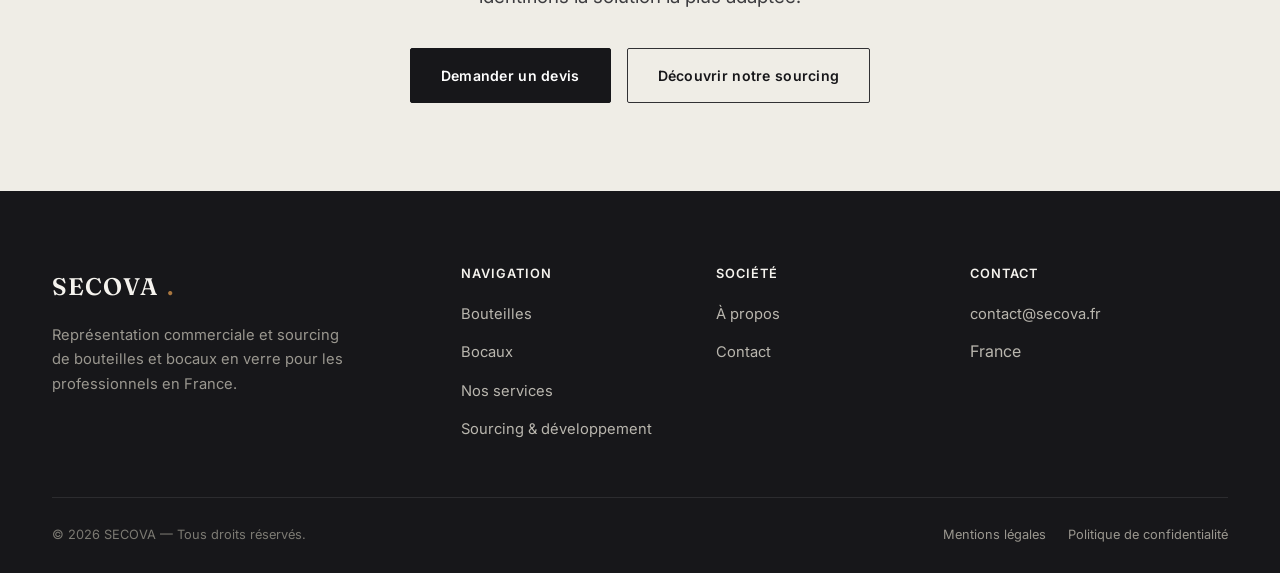
<file: bouteilles.html>
<!doctype html>
<html lang="fr">
<head>
<meta charset="UTF-8">
<meta name="viewport" content="width=device-width, initial-scale=1.0">
<title>Bouteilles en verre professionnelles — Bière, boissons, spiritueux | SECOVA</title>
<meta name="description" content="SECOVA accompagne les brasseries, producteurs de boissons et industriels de l'agroalimentaire dans le choix de bouteilles en verre : bière, boissons gazeuses, eau, spiritueux, jus, formats standards ou développements spécifiques.">
<link rel="canonical" href="https://secova.fr/bouteilles.html">
<link rel="icon" href="assets/img/favicon.svg" type="image/svg+xml">
<link rel="preconnect" href="https://fonts.googleapis.com">
<link rel="preconnect" href="https://fonts.gstatic.com" crossorigin>
<link href="https://fonts.googleapis.com/css2?family=Fraunces:opsz,wght@9..144,400;9..144,500;9..144,600&family=Inter:wght@400;500;600;700&display=swap" rel="stylesheet">
<link rel="stylesheet" href="assets/css/style.css">
</head>
<body>

<header class="site-header">
  <div class="container header-inner">
    <a href="index.html" class="logo">SECOVA<span class="dot">.</span></a>
    <nav class="main-nav">
      <ul>
        <li><a href="index.html">Accueil</a></li>
        <li><a href="bouteilles.html" class="active">Bouteilles</a></li>
        <li><a href="bocaux.html">Bocaux</a></li>
        <li><a href="services.html">Nos services</a></li>
        <li><a href="sourcing.html">Sourcing &amp; développement</a></li>
        <li><a href="a-propos.html">À propos</a></li>
        <li><a href="contact.html">Contact</a></li>
      </ul>
      <a href="contact.html" class="btn btn-primary">Demander un devis</a>
    </nav>
    <button class="nav-toggle" aria-label="Ouvrir le menu" aria-expanded="false"><span></span><span></span><span></span></button>
  </div>
</header>

<main>

  <section class="page-header">
    <div class="container">
      <div class="breadcrumb"><a href="index.html">Accueil</a> / Bouteilles</div>
      <div class="eyebrow">Bouteilles en verre</div>
      <h1>Des bouteilles en verre adaptées à chaque marché</h1>
      <p class="lead">Bière, boissons gazeuses, eau, spiritueux, jus et soft drinks, produits alimentaires : SECOVA vous aide à identifier le contenant et le fabricant les plus adaptés à votre produit, à vos volumes et à vos contraintes industrielles.</p>
    </div>
  </section>

  <!-- FAMILLES -->
  <section>
    <div class="container">
      <div class="grid grid-2" style="align-items:center; gap:64px;">
        <div class="media ratio-1-1 reveal">
          <img src="assets/img/bouteilles-formats.jpg" alt="Assortiment de bouteilles en verre de différents formats">
        </div>
        <div class="reveal">
          <div class="eyebrow">Familles de produits</div>
          <h2>Des bouteilles pour tous les usages</h2>
          <p class="lead">Chaque secteur a ses propres exigences en matière de résistance, de format et de présentation. Nous couvrons l'ensemble des grandes familles du marché.</p>
          <div class="taglist">
            <span>Bouteilles bière</span>
            <span>Boissons gazeuses</span>
            <span>Bouteilles eau</span>
            <span>Spiritueux</span>
            <span>Jus &amp; soft drinks</span>
            <span>Produits alimentaires</span>
          </div>
        </div>
      </div>
    </div>
  </section>

  <!-- DETAIL FAMILLES -->
  <section class="bg-alt">
    <div class="container">
      <div class="section-head reveal">
        <div class="eyebrow">En détail</div>
        <h2>Formats standards ou développements spécifiques</h2>
      </div>
      <div class="grid grid-3">
        <div class="card reveal">
          <span class="num">Bière</span>
          <h3>Bouteilles bière</h3>
          <p>Formats consignés ou perdus, cols couronne ou capsulés, verre teinté adapté à la protection contre la lumière.</p>
        </div>
        <div class="card reveal">
          <span class="num">Boissons</span>
          <h3>Boissons gazeuses &amp; eau</h3>
          <p>Bouteilles résistantes à la pression, formats variés, adaptées aux lignes d'embouteillage à haute cadence.</p>
        </div>
        <div class="card reveal">
          <span class="num">Spiritueux</span>
          <h3>Bouteilles spiritueux</h3>
          <p>Contenants valorisant le produit, formats et finitions travaillés, options de décoration selon les projets.</p>
        </div>
        <div class="card reveal">
          <span class="num">Jus</span>
          <h3>Jus &amp; soft drinks</h3>
          <p>Bouteilles adaptées aux process de remplissage à chaud ou à froid selon la nature du produit conditionné.</p>
        </div>
        <div class="card reveal">
          <span class="num">Alimentaire</span>
          <h3>Bouteilles alimentaires</h3>
          <p>Huiles, vinaigres, sauces liquides et autres produits nécessitant un contenant en verre adapté à l'usage alimentaire.</p>
        </div>
        <div class="card reveal">
          <span class="num">Sur-mesure</span>
          <h3>Développements spécifiques</h3>
          <p>Pour les projets nécessitant un format, un poids ou une identité visuelle particulière, hors gamme standard.</p>
        </div>
      </div>
    </div>
  </section>

  <!-- COULEURS -->
  <section>
    <div class="container">
      <div class="grid grid-2" style="align-items:center; gap:64px;">
        <div class="reveal">
          <div class="eyebrow">Teintes du verre</div>
          <h2>Le choix de la couleur répond à des enjeux techniques</h2>
          <p class="lead">Le verre brun, le verre blanc (flint) et le verre vert sont les teintes les plus courantes ; d'autres teintes peuvent être étudiées selon les projets.</p>
          <p>Le choix du poids, du format, de la teinte, du col et de la résistance mécanique dépend directement du produit conditionné, de sa sensibilité à la lumière et des contraintes de votre ligne de production. Nous vous aidons à arbitrer entre ces paramètres.</p>
          <div class="swatches">
            <div class="swatch"><div class="chip brun"></div><span>Verre brun</span></div>
            <div class="swatch"><div class="chip flint"></div><span>Verre blanc / flint</span></div>
            <div class="swatch"><div class="chip vert"></div><span>Verre vert</span></div>
            <div class="swatch"><div class="chip autre"></div><span>Autres teintes sur projet</span></div>
          </div>
        </div>
        <div class="media ratio-1-1 reveal">
          <img src="assets/img/bouteille-verre-vert.jpg" alt="Bouteille en verre vert">
        </div>
      </div>
    </div>
  </section>

  <!-- CTA -->
  <section class="cta-band bg-alt">
    <div class="container">
      <div class="eyebrow" style="justify-content:center;">Votre projet</div>
      <h2>Un besoin en bouteilles à étudier ?</h2>
      <p class="lead" style="margin:0 auto;">Décrivez-nous votre produit, votre volume et vos contraintes : nous identifions la solution la plus adaptée.</p>
      <div class="btn-row center">
        <a href="contact.html" class="btn btn-primary">Demander un devis</a>
        <a href="sourcing.html" class="btn btn-ghost">Découvrir notre sourcing</a>
      </div>
    </div>
  </section>

</main>

<footer class="site-footer">
  <div class="container">
    <div class="footer-grid">
      <div class="footer-brand">
        <div class="logo">SECOVA<span class="dot">.</span></div>
        <p>Représentation commerciale et sourcing de bouteilles et bocaux en verre pour les professionnels en France.</p>
      </div>
      <div class="footer-col">
        <h4>Navigation</h4>
        <ul>
          <li><a href="bouteilles.html">Bouteilles</a></li>
          <li><a href="bocaux.html">Bocaux</a></li>
          <li><a href="services.html">Nos services</a></li>
          <li><a href="sourcing.html">Sourcing &amp; développement</a></li>
        </ul>
      </div>
      <div class="footer-col">
        <h4>Société</h4>
        <ul>
          <li><a href="a-propos.html">À propos</a></li>
          <li><a href="contact.html">Contact</a></li>
        </ul>
      </div>
      <div class="footer-col">
        <h4>Contact</h4>
        <ul>
          <li><a href="mailto:contact@secova.fr">contact@secova.fr</a></li>
          <li>France</li>
        </ul>
      </div>
    </div>
    <div class="footer-bottom">
      <span>© <span id="year"></span> SECOVA — Tous droits réservés.</span>
      <div class="footer-legal-links">
        <a href="mentions-legales.html">Mentions légales</a>
        <a href="confidentialite.html">Politique de confidentialité</a>
      </div>
    </div>
  </div>
</footer>

<script src="assets/js/main.js"></script>
</body>
</html>
</file>
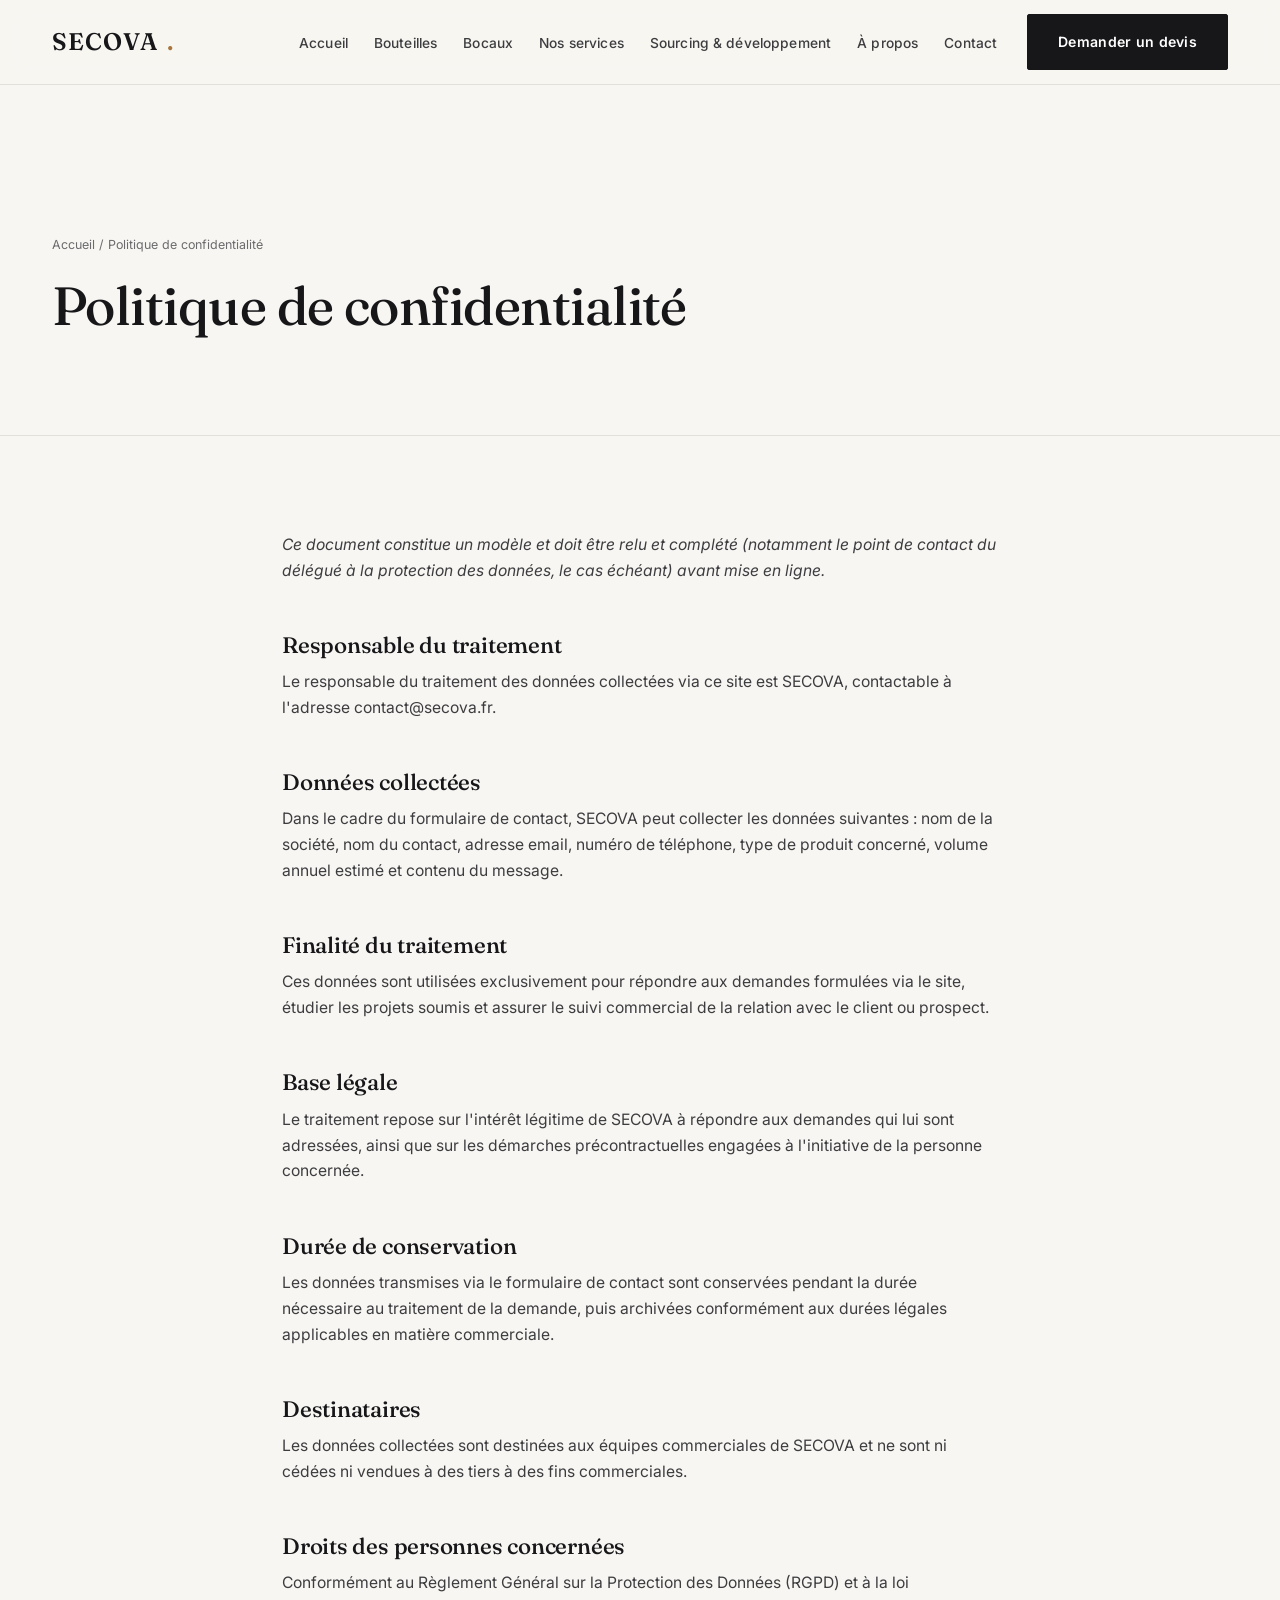
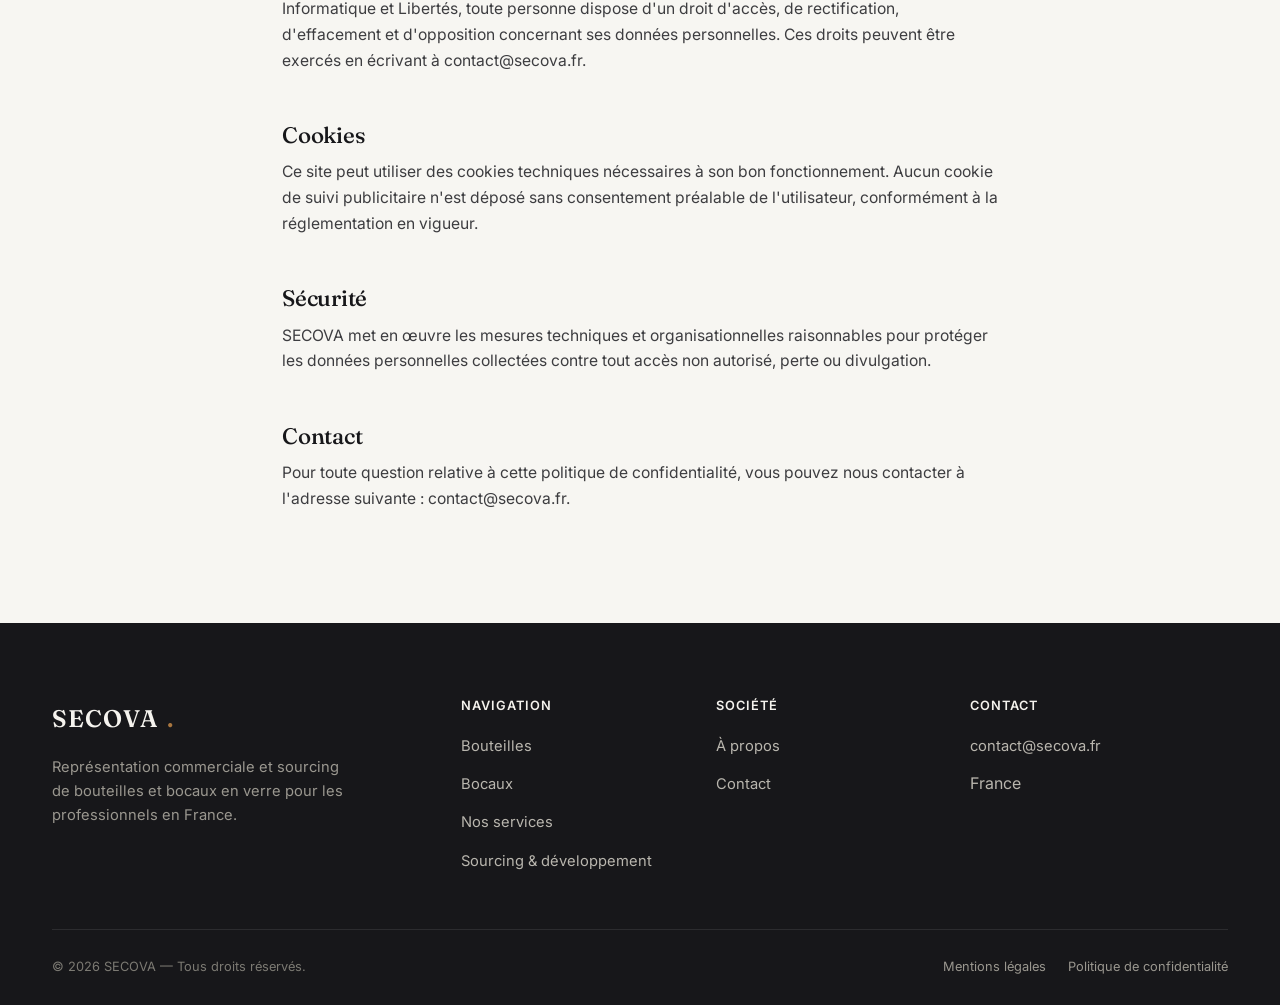
<file: confidentialite.html>
<!doctype html>
<html lang="fr">
<head>
<meta charset="UTF-8">
<meta name="viewport" content="width=device-width, initial-scale=1.0">
<title>Politique de confidentialité | SECOVA</title>
<meta name="description" content="Politique de confidentialité et de protection des données personnelles du site SECOVA.">
<meta name="robots" content="noindex, follow">
<link rel="canonical" href="https://secova.fr/confidentialite.html">
<link rel="icon" href="assets/img/favicon.svg" type="image/svg+xml">
<link rel="preconnect" href="https://fonts.googleapis.com">
<link rel="preconnect" href="https://fonts.gstatic.com" crossorigin>
<link href="https://fonts.googleapis.com/css2?family=Fraunces:opsz,wght@9..144,400;9..144,500;9..144,600&family=Inter:wght@400;500;600;700&display=swap" rel="stylesheet">
<link rel="stylesheet" href="assets/css/style.css">
</head>
<body>

<header class="site-header">
  <div class="container header-inner">
    <a href="index.html" class="logo">SECOVA<span class="dot">.</span></a>
    <nav class="main-nav">
      <ul>
        <li><a href="index.html">Accueil</a></li>
        <li><a href="bouteilles.html">Bouteilles</a></li>
        <li><a href="bocaux.html">Bocaux</a></li>
        <li><a href="services.html">Nos services</a></li>
        <li><a href="sourcing.html">Sourcing &amp; développement</a></li>
        <li><a href="a-propos.html">À propos</a></li>
        <li><a href="contact.html">Contact</a></li>
      </ul>
      <a href="contact.html" class="btn btn-primary">Demander un devis</a>
    </nav>
    <button class="nav-toggle" aria-label="Ouvrir le menu" aria-expanded="false"><span></span><span></span><span></span></button>
  </div>
</header>

<main>
  <section class="page-header">
    <div class="container">
      <div class="breadcrumb"><a href="index.html">Accueil</a> / Politique de confidentialité</div>
      <h1>Politique de confidentialité</h1>
    </div>
  </section>

  <section>
    <div class="container legal-content">
      <p><em>Ce document constitue un modèle et doit être relu et complété (notamment le point de contact du délégué à la protection des données, le cas échéant) avant mise en ligne.</em></p>

      <h2>Responsable du traitement</h2>
      <p>Le responsable du traitement des données collectées via ce site est SECOVA, contactable à l'adresse <a href="mailto:contact@secova.fr">contact@secova.fr</a>.</p>

      <h2>Données collectées</h2>
      <p>Dans le cadre du formulaire de contact, SECOVA peut collecter les données suivantes : nom de la société, nom du contact, adresse email, numéro de téléphone, type de produit concerné, volume annuel estimé et contenu du message.</p>

      <h2>Finalité du traitement</h2>
      <p>Ces données sont utilisées exclusivement pour répondre aux demandes formulées via le site, étudier les projets soumis et assurer le suivi commercial de la relation avec le client ou prospect.</p>

      <h2>Base légale</h2>
      <p>Le traitement repose sur l'intérêt légitime de SECOVA à répondre aux demandes qui lui sont adressées, ainsi que sur les démarches précontractuelles engagées à l'initiative de la personne concernée.</p>

      <h2>Durée de conservation</h2>
      <p>Les données transmises via le formulaire de contact sont conservées pendant la durée nécessaire au traitement de la demande, puis archivées conformément aux durées légales applicables en matière commerciale.</p>

      <h2>Destinataires</h2>
      <p>Les données collectées sont destinées aux équipes commerciales de SECOVA et ne sont ni cédées ni vendues à des tiers à des fins commerciales.</p>

      <h2>Droits des personnes concernées</h2>
      <p>Conformément au Règlement Général sur la Protection des Données (RGPD) et à la loi Informatique et Libertés, toute personne dispose d'un droit d'accès, de rectification, d'effacement et d'opposition concernant ses données personnelles. Ces droits peuvent être exercés en écrivant à <a href="mailto:contact@secova.fr">contact@secova.fr</a>.</p>

      <h2>Cookies</h2>
      <p>Ce site peut utiliser des cookies techniques nécessaires à son bon fonctionnement. Aucun cookie de suivi publicitaire n'est déposé sans consentement préalable de l'utilisateur, conformément à la réglementation en vigueur.</p>

      <h2>Sécurité</h2>
      <p>SECOVA met en œuvre les mesures techniques et organisationnelles raisonnables pour protéger les données personnelles collectées contre tout accès non autorisé, perte ou divulgation.</p>

      <h2>Contact</h2>
      <p>Pour toute question relative à cette politique de confidentialité, vous pouvez nous contacter à l'adresse suivante : <a href="mailto:contact@secova.fr">contact@secova.fr</a>.</p>
    </div>
  </section>
</main>

<footer class="site-footer">
  <div class="container">
    <div class="footer-grid">
      <div class="footer-brand">
        <div class="logo">SECOVA<span class="dot">.</span></div>
        <p>Représentation commerciale et sourcing de bouteilles et bocaux en verre pour les professionnels en France.</p>
      </div>
      <div class="footer-col">
        <h4>Navigation</h4>
        <ul>
          <li><a href="bouteilles.html">Bouteilles</a></li>
          <li><a href="bocaux.html">Bocaux</a></li>
          <li><a href="services.html">Nos services</a></li>
          <li><a href="sourcing.html">Sourcing &amp; développement</a></li>
        </ul>
      </div>
      <div class="footer-col">
        <h4>Société</h4>
        <ul>
          <li><a href="a-propos.html">À propos</a></li>
          <li><a href="contact.html">Contact</a></li>
        </ul>
      </div>
      <div class="footer-col">
        <h4>Contact</h4>
        <ul>
          <li><a href="mailto:contact@secova.fr">contact@secova.fr</a></li>
          <li>France</li>
        </ul>
      </div>
    </div>
    <div class="footer-bottom">
      <span>© <span id="year"></span> SECOVA — Tous droits réservés.</span>
      <div class="footer-legal-links">
        <a href="mentions-legales.html">Mentions légales</a>
        <a href="confidentialite.html">Politique de confidentialité</a>
      </div>
    </div>
  </div>
</footer>

<script src="assets/js/main.js"></script>
</body>
</html>
</file>
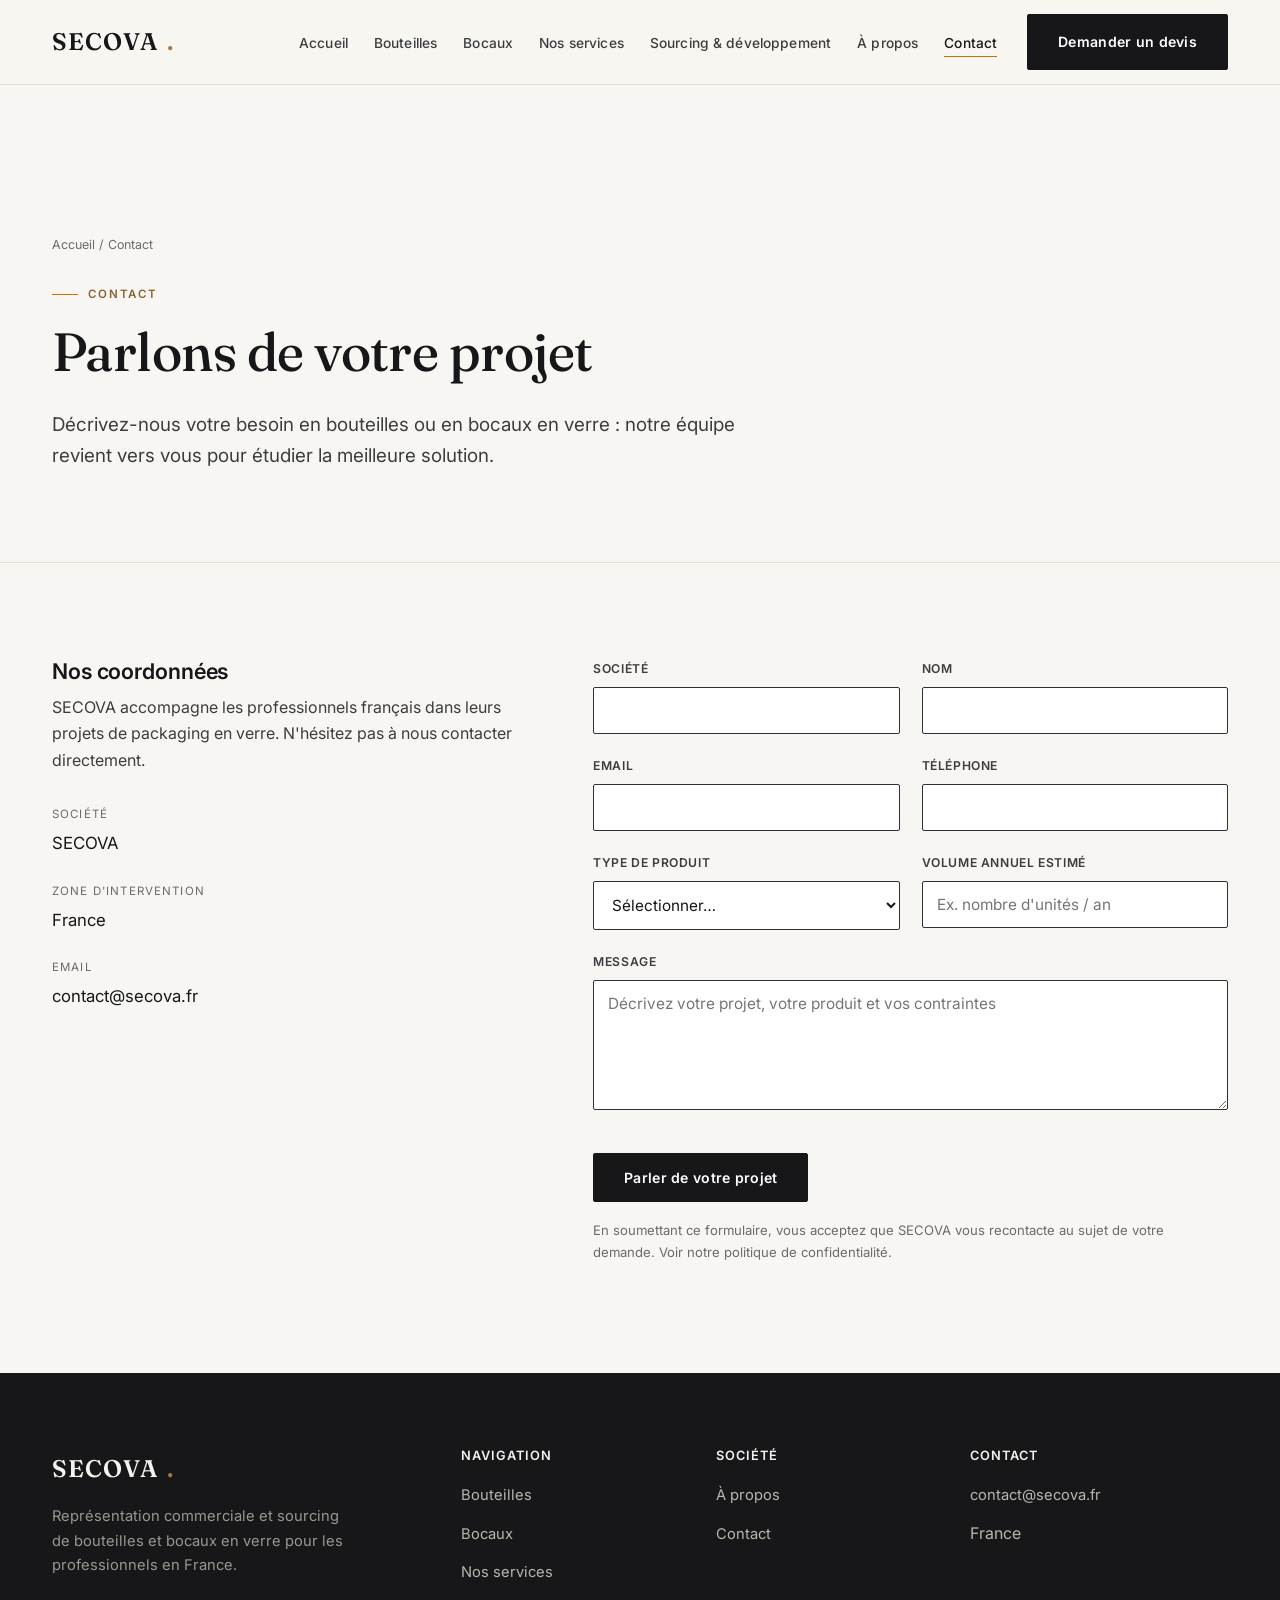
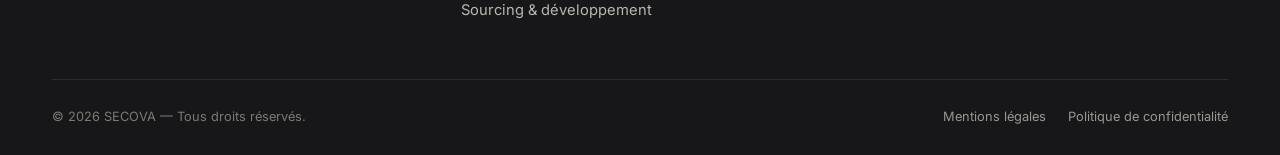
<file: contact.html>
<!doctype html>
<html lang="fr">
<head>
<meta charset="UTF-8">
<meta name="viewport" content="width=device-width, initial-scale=1.0">
<title>Contact — Parlez-nous de votre projet packaging verre | SECOVA</title>
<meta name="description" content="Contactez SECOVA pour étudier votre projet de bouteilles ou de bocaux en verre : coordonnées et formulaire de contact dédié aux professionnels.">
<link rel="canonical" href="https://secova.fr/contact.html">
<link rel="icon" href="assets/img/favicon.svg" type="image/svg+xml">
<link rel="preconnect" href="https://fonts.googleapis.com">
<link rel="preconnect" href="https://fonts.gstatic.com" crossorigin>
<link href="https://fonts.googleapis.com/css2?family=Fraunces:opsz,wght@9..144,400;9..144,500;9..144,600&family=Inter:wght@400;500;600;700&display=swap" rel="stylesheet">
<link rel="stylesheet" href="assets/css/style.css">
</head>
<body>

<header class="site-header">
  <div class="container header-inner">
    <a href="index.html" class="logo">SECOVA<span class="dot">.</span></a>
    <nav class="main-nav">
      <ul>
        <li><a href="index.html">Accueil</a></li>
        <li><a href="bouteilles.html">Bouteilles</a></li>
        <li><a href="bocaux.html">Bocaux</a></li>
        <li><a href="services.html">Nos services</a></li>
        <li><a href="sourcing.html">Sourcing &amp; développement</a></li>
        <li><a href="a-propos.html">À propos</a></li>
        <li><a href="contact.html" class="active">Contact</a></li>
      </ul>
      <a href="contact.html" class="btn btn-primary">Demander un devis</a>
    </nav>
    <button class="nav-toggle" aria-label="Ouvrir le menu" aria-expanded="false"><span></span><span></span><span></span></button>
  </div>
</header>

<main>

  <section class="page-header">
    <div class="container">
      <div class="breadcrumb"><a href="index.html">Accueil</a> / Contact</div>
      <div class="eyebrow">Contact</div>
      <h1>Parlons de votre projet</h1>
      <p class="lead">Décrivez-nous votre besoin en bouteilles ou en bocaux en verre : notre équipe revient vers vous pour étudier la meilleure solution.</p>
    </div>
  </section>

  <section>
    <div class="container">
      <div class="contact-grid">

        <div class="contact-info reveal">
          <h3>Nos coordonnées</h3>
          <p>SECOVA accompagne les professionnels français dans leurs projets de packaging en verre. N'hésitez pas à nous contacter directement.</p>
          <dl>
            <dt>Société</dt>
            <dd>SECOVA</dd>
            <dt>Zone d'intervention</dt>
            <dd>France</dd>
            <dt>Email</dt>
            <dd><a href="mailto:contact@secova.fr">contact@secova.fr</a></dd>
          </dl>
        </div>

        <div class="reveal">
          <form id="contact-form" novalidate>
            <div class="form-grid">
              <div>
                <label for="societe">Société</label>
                <input type="text" id="societe" name="societe" required autocomplete="organization">
              </div>
              <div>
                <label for="nom">Nom</label>
                <input type="text" id="nom" name="nom" required autocomplete="name">
              </div>
              <div>
                <label for="email">Email</label>
                <input type="email" id="email" name="email" required autocomplete="email">
              </div>
              <div>
                <label for="telephone">Téléphone</label>
                <input type="tel" id="telephone" name="telephone" autocomplete="tel">
              </div>
              <div>
                <label for="produit">Type de produit</label>
                <select id="produit" name="produit">
                  <option value="">Sélectionner…</option>
                  <option>Bouteilles bière</option>
                  <option>Boissons gazeuses / eau</option>
                  <option>Spiritueux</option>
                  <option>Jus / soft drinks</option>
                  <option>Bouteilles alimentaires</option>
                  <option>Bocaux alimentaires</option>
                  <option>Autre</option>
                </select>
              </div>
              <div>
                <label for="volume">Volume annuel estimé</label>
                <input type="text" id="volume" name="volume" placeholder="Ex. nombre d'unités / an">
              </div>
              <div class="full">
                <label for="message">Message</label>
                <textarea id="message" name="message" required placeholder="Décrivez votre projet, votre produit et vos contraintes"></textarea>
              </div>
            </div>
            <div class="btn-row">
              <button type="submit" class="btn btn-primary">Parler de votre projet</button>
            </div>
            <p class="form-note">En soumettant ce formulaire, vous acceptez que SECOVA vous recontacte au sujet de votre demande. Voir notre <a href="confidentialite.html">politique de confidentialité</a>.</p>
            <p id="form-status" class="form-status" role="status"></p>
          </form>
        </div>

      </div>
    </div>
  </section>

</main>

<footer class="site-footer">
  <div class="container">
    <div class="footer-grid">
      <div class="footer-brand">
        <div class="logo">SECOVA<span class="dot">.</span></div>
        <p>Représentation commerciale et sourcing de bouteilles et bocaux en verre pour les professionnels en France.</p>
      </div>
      <div class="footer-col">
        <h4>Navigation</h4>
        <ul>
          <li><a href="bouteilles.html">Bouteilles</a></li>
          <li><a href="bocaux.html">Bocaux</a></li>
          <li><a href="services.html">Nos services</a></li>
          <li><a href="sourcing.html">Sourcing &amp; développement</a></li>
        </ul>
      </div>
      <div class="footer-col">
        <h4>Société</h4>
        <ul>
          <li><a href="a-propos.html">À propos</a></li>
          <li><a href="contact.html">Contact</a></li>
        </ul>
      </div>
      <div class="footer-col">
        <h4>Contact</h4>
        <ul>
          <li><a href="mailto:contact@secova.fr">contact@secova.fr</a></li>
          <li>France</li>
        </ul>
      </div>
    </div>
    <div class="footer-bottom">
      <span>© <span id="year"></span> SECOVA — Tous droits réservés.</span>
      <div class="footer-legal-links">
        <a href="mentions-legales.html">Mentions légales</a>
        <a href="confidentialite.html">Politique de confidentialité</a>
      </div>
    </div>
  </div>
</footer>

<script src="assets/js/main.js"></script>
</body>
</html>
</file>
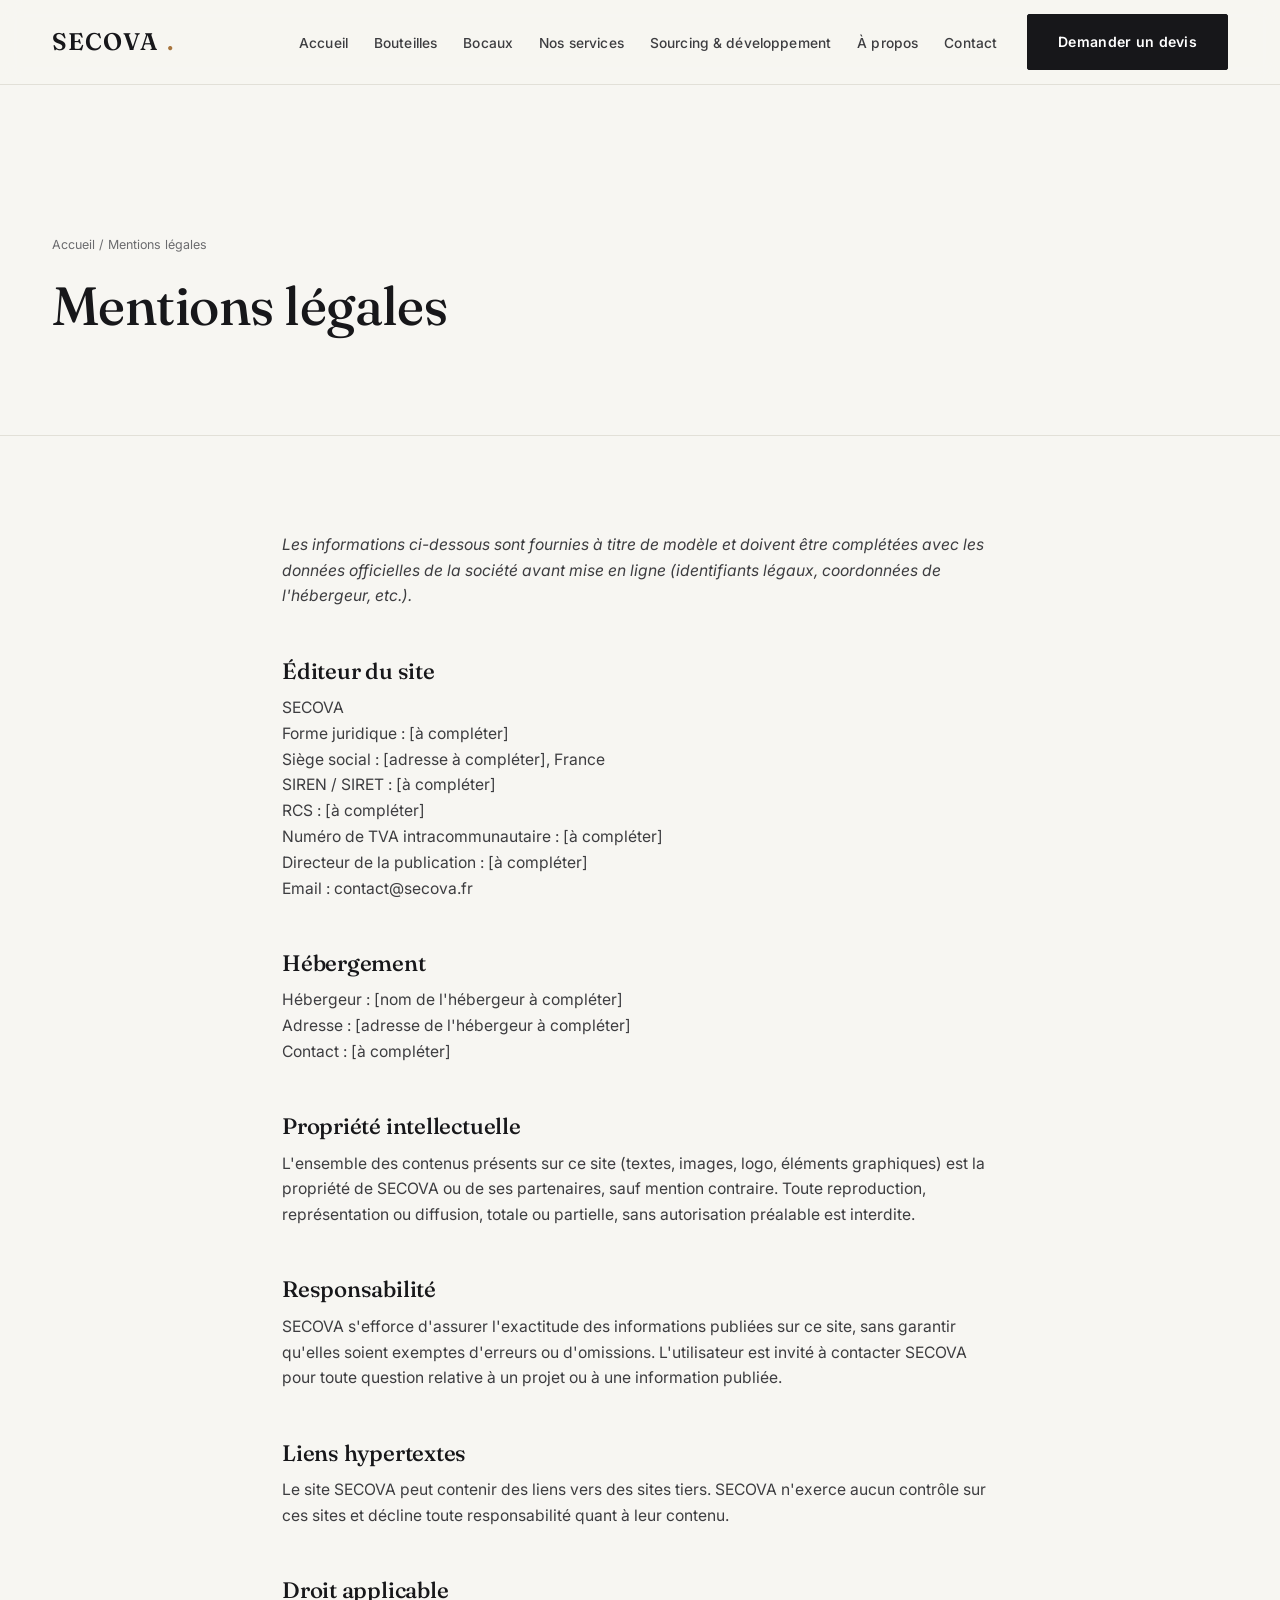
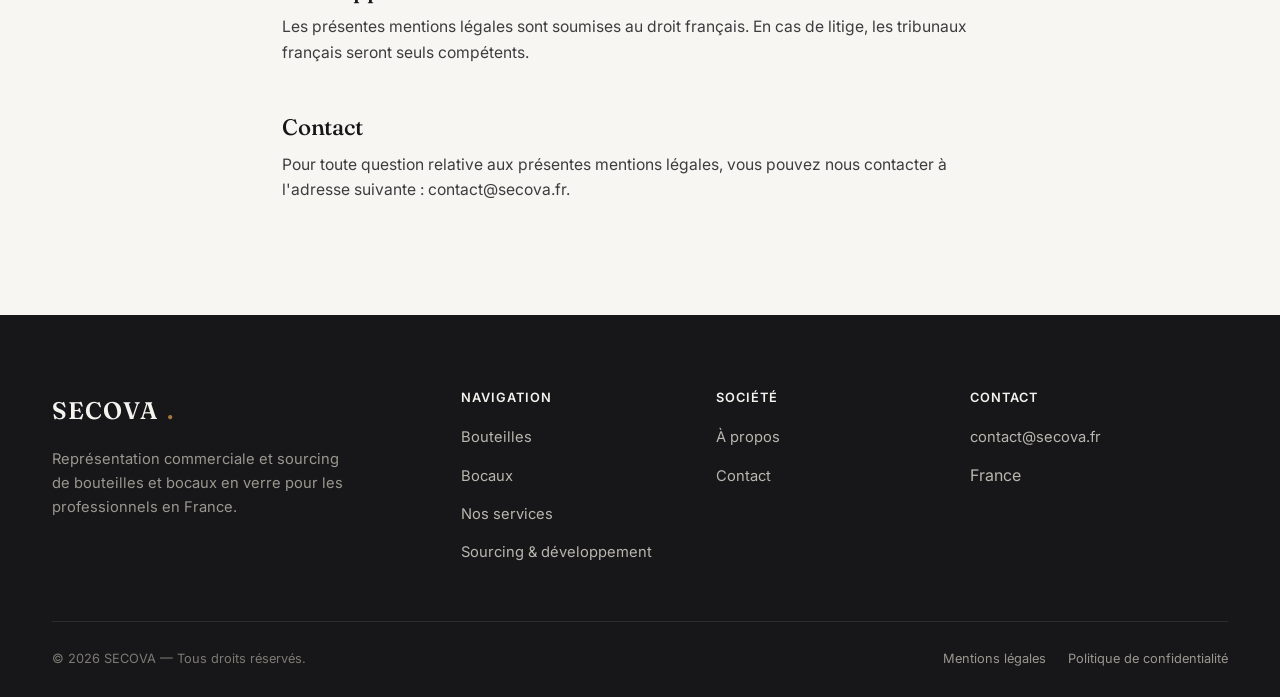
<file: mentions-legales.html>
<!doctype html>
<html lang="fr">
<head>
<meta charset="UTF-8">
<meta name="viewport" content="width=device-width, initial-scale=1.0">
<title>Mentions légales | SECOVA</title>
<meta name="description" content="Mentions légales du site SECOVA.">
<meta name="robots" content="noindex, follow">
<link rel="canonical" href="https://secova.fr/mentions-legales.html">
<link rel="icon" href="assets/img/favicon.svg" type="image/svg+xml">
<link rel="preconnect" href="https://fonts.googleapis.com">
<link rel="preconnect" href="https://fonts.gstatic.com" crossorigin>
<link href="https://fonts.googleapis.com/css2?family=Fraunces:opsz,wght@9..144,400;9..144,500;9..144,600&family=Inter:wght@400;500;600;700&display=swap" rel="stylesheet">
<link rel="stylesheet" href="assets/css/style.css">
</head>
<body>

<header class="site-header">
  <div class="container header-inner">
    <a href="index.html" class="logo">SECOVA<span class="dot">.</span></a>
    <nav class="main-nav">
      <ul>
        <li><a href="index.html">Accueil</a></li>
        <li><a href="bouteilles.html">Bouteilles</a></li>
        <li><a href="bocaux.html">Bocaux</a></li>
        <li><a href="services.html">Nos services</a></li>
        <li><a href="sourcing.html">Sourcing &amp; développement</a></li>
        <li><a href="a-propos.html">À propos</a></li>
        <li><a href="contact.html">Contact</a></li>
      </ul>
      <a href="contact.html" class="btn btn-primary">Demander un devis</a>
    </nav>
    <button class="nav-toggle" aria-label="Ouvrir le menu" aria-expanded="false"><span></span><span></span><span></span></button>
  </div>
</header>

<main>
  <section class="page-header">
    <div class="container">
      <div class="breadcrumb"><a href="index.html">Accueil</a> / Mentions légales</div>
      <h1>Mentions légales</h1>
    </div>
  </section>

  <section>
    <div class="container legal-content">
      <p><em>Les informations ci-dessous sont fournies à titre de modèle et doivent être complétées avec les données officielles de la société avant mise en ligne (identifiants légaux, coordonnées de l'hébergeur, etc.).</em></p>

      <h2>Éditeur du site</h2>
      <p>
        SECOVA<br>
        Forme juridique : [à compléter]<br>
        Siège social : [adresse à compléter], France<br>
        SIREN / SIRET : [à compléter]<br>
        RCS : [à compléter]<br>
        Numéro de TVA intracommunautaire : [à compléter]<br>
        Directeur de la publication : [à compléter]<br>
        Email : <a href="mailto:contact@secova.fr">contact@secova.fr</a>
      </p>

      <h2>Hébergement</h2>
      <p>
        Hébergeur : [nom de l'hébergeur à compléter]<br>
        Adresse : [adresse de l'hébergeur à compléter]<br>
        Contact : [à compléter]
      </p>

      <h2>Propriété intellectuelle</h2>
      <p>L'ensemble des contenus présents sur ce site (textes, images, logo, éléments graphiques) est la propriété de SECOVA ou de ses partenaires, sauf mention contraire. Toute reproduction, représentation ou diffusion, totale ou partielle, sans autorisation préalable est interdite.</p>

      <h2>Responsabilité</h2>
      <p>SECOVA s'efforce d'assurer l'exactitude des informations publiées sur ce site, sans garantir qu'elles soient exemptes d'erreurs ou d'omissions. L'utilisateur est invité à contacter SECOVA pour toute question relative à un projet ou à une information publiée.</p>

      <h2>Liens hypertextes</h2>
      <p>Le site SECOVA peut contenir des liens vers des sites tiers. SECOVA n'exerce aucun contrôle sur ces sites et décline toute responsabilité quant à leur contenu.</p>

      <h2>Droit applicable</h2>
      <p>Les présentes mentions légales sont soumises au droit français. En cas de litige, les tribunaux français seront seuls compétents.</p>

      <h2>Contact</h2>
      <p>Pour toute question relative aux présentes mentions légales, vous pouvez nous contacter à l'adresse suivante : <a href="mailto:contact@secova.fr">contact@secova.fr</a>.</p>
    </div>
  </section>
</main>

<footer class="site-footer">
  <div class="container">
    <div class="footer-grid">
      <div class="footer-brand">
        <div class="logo">SECOVA<span class="dot">.</span></div>
        <p>Représentation commerciale et sourcing de bouteilles et bocaux en verre pour les professionnels en France.</p>
      </div>
      <div class="footer-col">
        <h4>Navigation</h4>
        <ul>
          <li><a href="bouteilles.html">Bouteilles</a></li>
          <li><a href="bocaux.html">Bocaux</a></li>
          <li><a href="services.html">Nos services</a></li>
          <li><a href="sourcing.html">Sourcing &amp; développement</a></li>
        </ul>
      </div>
      <div class="footer-col">
        <h4>Société</h4>
        <ul>
          <li><a href="a-propos.html">À propos</a></li>
          <li><a href="contact.html">Contact</a></li>
        </ul>
      </div>
      <div class="footer-col">
        <h4>Contact</h4>
        <ul>
          <li><a href="mailto:contact@secova.fr">contact@secova.fr</a></li>
          <li>France</li>
        </ul>
      </div>
    </div>
    <div class="footer-bottom">
      <span>© <span id="year"></span> SECOVA — Tous droits réservés.</span>
      <div class="footer-legal-links">
        <a href="mentions-legales.html">Mentions légales</a>
        <a href="confidentialite.html">Politique de confidentialité</a>
      </div>
    </div>
  </div>
</footer>

<script src="assets/js/main.js"></script>
</body>
</html>
</file>
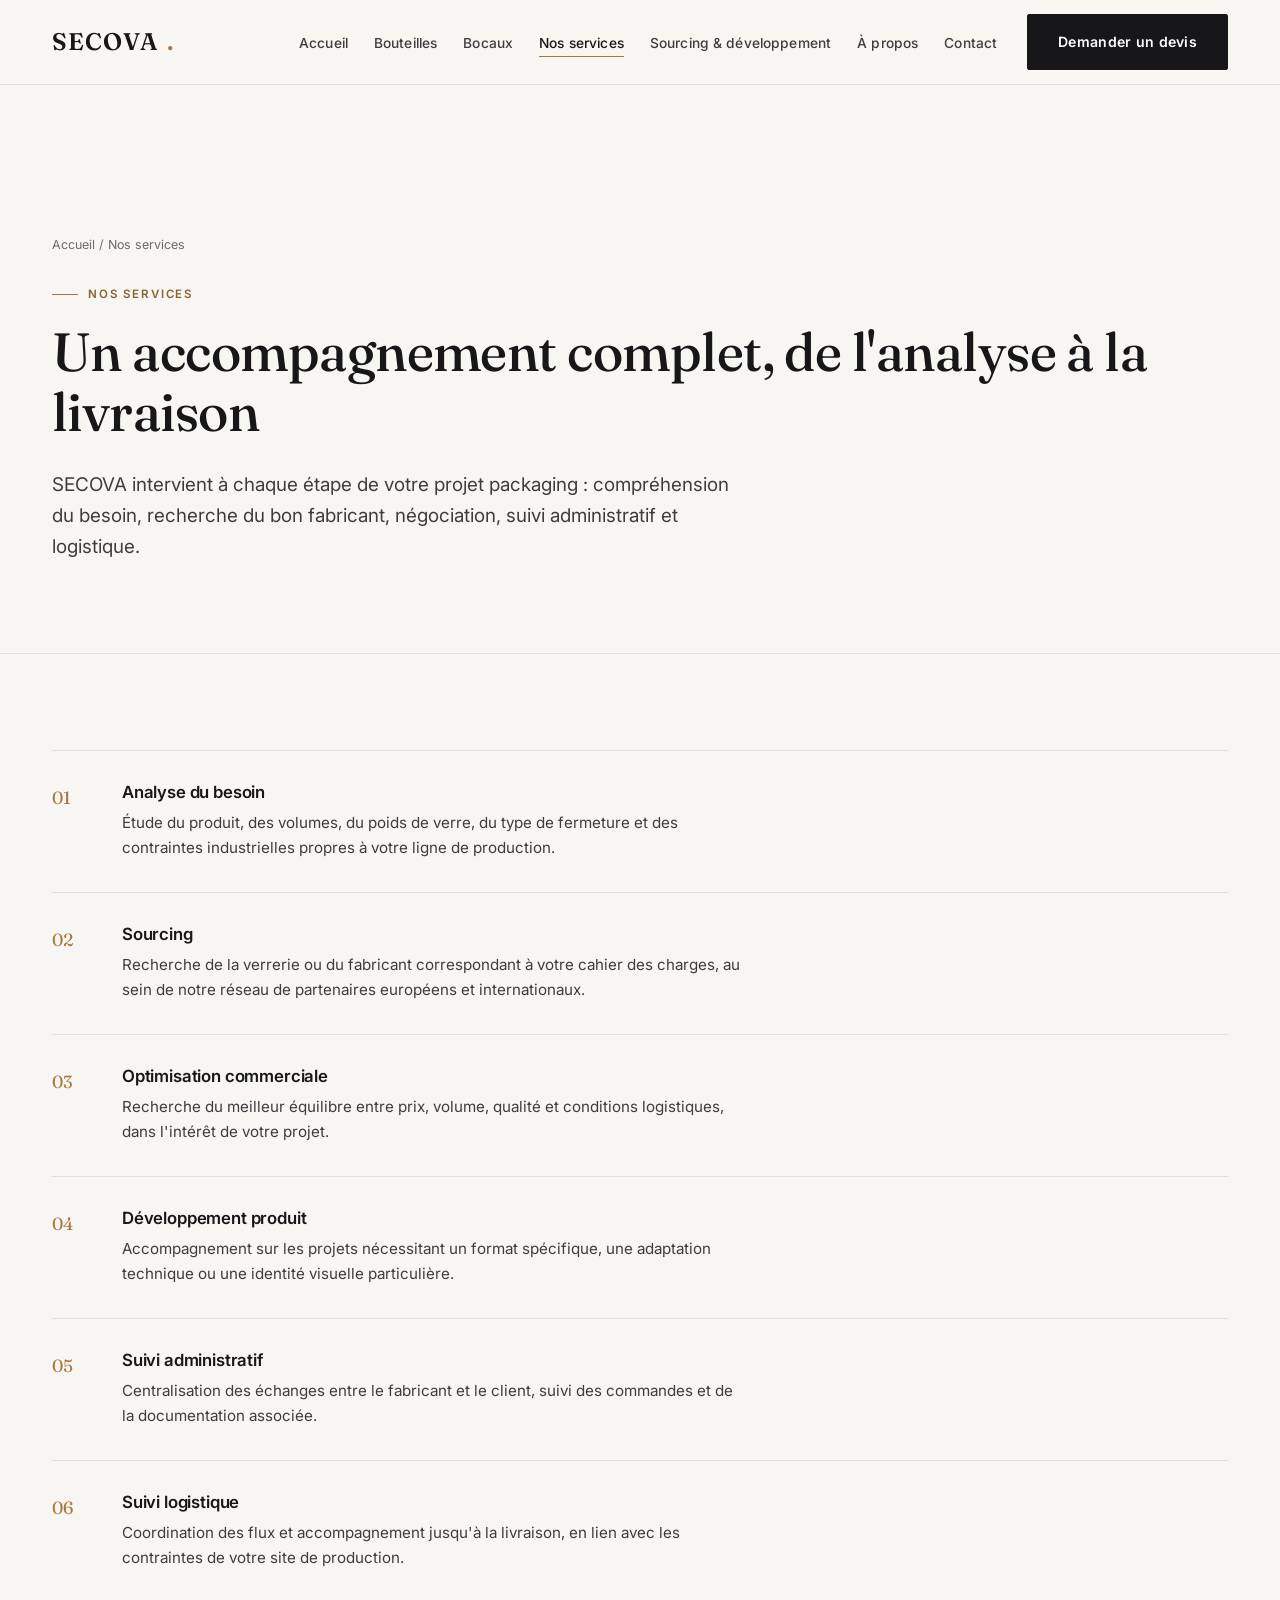
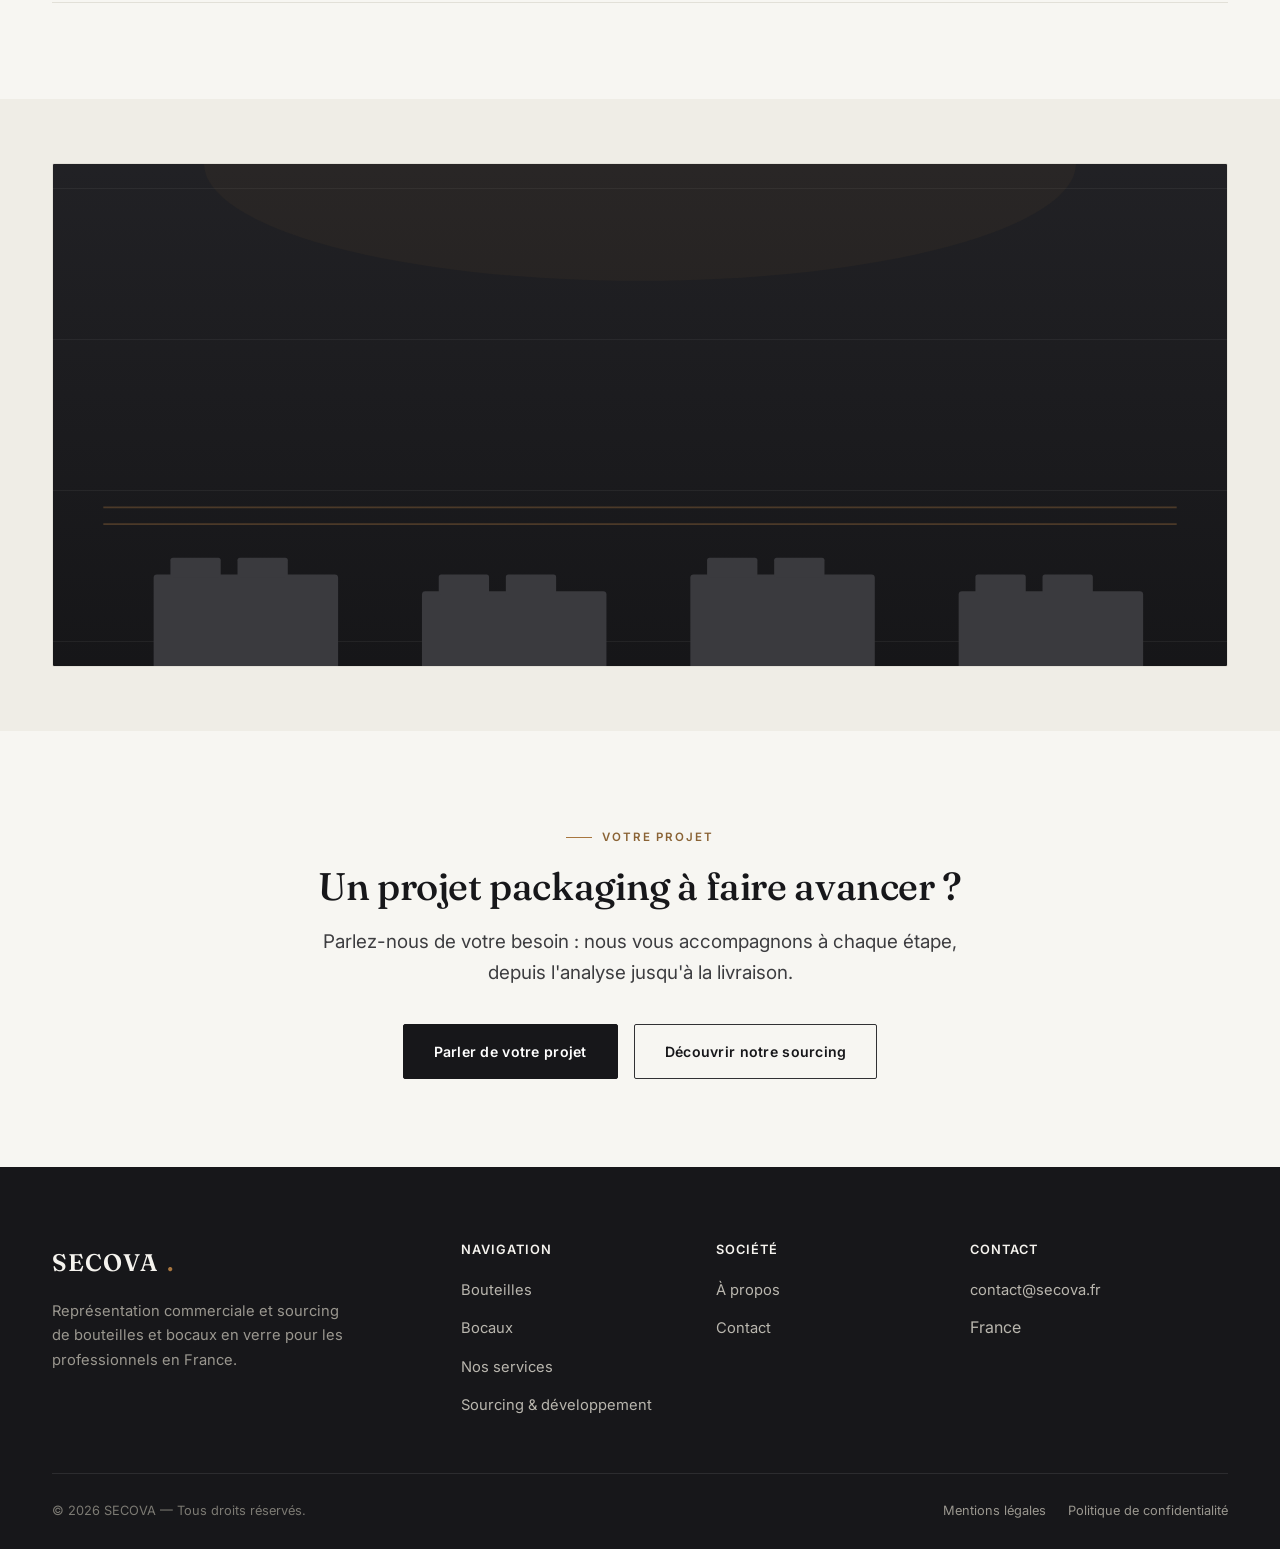
<file: services.html>
<!doctype html>
<html lang="fr">
<head>
<meta charset="UTF-8">
<meta name="viewport" content="width=device-width, initial-scale=1.0">
<title>Nos services — Sourcing et accompagnement packaging verre | SECOVA</title>
<meta name="description" content="Analyse du besoin, sourcing, optimisation commerciale, développement produit, suivi administratif et logistique : découvrez l'accompagnement complet proposé par SECOVA pour vos projets de packaging en verre.">
<link rel="canonical" href="https://secova.fr/services.html">
<link rel="icon" href="assets/img/favicon.svg" type="image/svg+xml">
<link rel="preconnect" href="https://fonts.googleapis.com">
<link rel="preconnect" href="https://fonts.gstatic.com" crossorigin>
<link href="https://fonts.googleapis.com/css2?family=Fraunces:opsz,wght@9..144,400;9..144,500;9..144,600&family=Inter:wght@400;500;600;700&display=swap" rel="stylesheet">
<link rel="stylesheet" href="assets/css/style.css">
</head>
<body>

<header class="site-header">
  <div class="container header-inner">
    <a href="index.html" class="logo">SECOVA<span class="dot">.</span></a>
    <nav class="main-nav">
      <ul>
        <li><a href="index.html">Accueil</a></li>
        <li><a href="bouteilles.html">Bouteilles</a></li>
        <li><a href="bocaux.html">Bocaux</a></li>
        <li><a href="services.html" class="active">Nos services</a></li>
        <li><a href="sourcing.html">Sourcing &amp; développement</a></li>
        <li><a href="a-propos.html">À propos</a></li>
        <li><a href="contact.html">Contact</a></li>
      </ul>
      <a href="contact.html" class="btn btn-primary">Demander un devis</a>
    </nav>
    <button class="nav-toggle" aria-label="Ouvrir le menu" aria-expanded="false"><span></span><span></span><span></span></button>
  </div>
</header>

<main>

  <section class="page-header">
    <div class="container">
      <div class="breadcrumb"><a href="index.html">Accueil</a> / Nos services</div>
      <div class="eyebrow">Nos services</div>
      <h1>Un accompagnement complet, de l'analyse à la livraison</h1>
      <p class="lead">SECOVA intervient à chaque étape de votre projet packaging : compréhension du besoin, recherche du bon fabricant, négociation, suivi administratif et logistique.</p>
    </div>
  </section>

  <!-- SERVICES DETAIL -->
  <section>
    <div class="container">
      <div class="feature-row reveal">
        <div class="idx">01</div>
        <div>
          <h4>Analyse du besoin</h4>
          <p>Étude du produit, des volumes, du poids de verre, du type de fermeture et des contraintes industrielles propres à votre ligne de production.</p>
        </div>
      </div>
      <div class="feature-row reveal">
        <div class="idx">02</div>
        <div>
          <h4>Sourcing</h4>
          <p>Recherche de la verrerie ou du fabricant correspondant à votre cahier des charges, au sein de notre réseau de partenaires européens et internationaux.</p>
        </div>
      </div>
      <div class="feature-row reveal">
        <div class="idx">03</div>
        <div>
          <h4>Optimisation commerciale</h4>
          <p>Recherche du meilleur équilibre entre prix, volume, qualité et conditions logistiques, dans l'intérêt de votre projet.</p>
        </div>
      </div>
      <div class="feature-row reveal">
        <div class="idx">04</div>
        <div>
          <h4>Développement produit</h4>
          <p>Accompagnement sur les projets nécessitant un format spécifique, une adaptation technique ou une identité visuelle particulière.</p>
        </div>
      </div>
      <div class="feature-row reveal">
        <div class="idx">05</div>
        <div>
          <h4>Suivi administratif</h4>
          <p>Centralisation des échanges entre le fabricant et le client, suivi des commandes et de la documentation associée.</p>
        </div>
      </div>
      <div class="feature-row reveal">
        <div class="idx">06</div>
        <div>
          <h4>Suivi logistique</h4>
          <p>Coordination des flux et accompagnement jusqu'à la livraison, en lien avec les contraintes de votre site de production.</p>
        </div>
      </div>
    </div>
  </section>

  <!-- IMAGE BAND -->
  <section class="bg-alt tight">
    <div class="container">
      <div class="media ratio-21-9 reveal">
        <img src="assets/img/placeholder-industrial.svg" alt="Ligne de production et palettes industrielles — photographie à intégrer">
      </div>
    </div>
  </section>

  <!-- CTA -->
  <section class="cta-band">
    <div class="container">
      <div class="eyebrow" style="justify-content:center;">Votre projet</div>
      <h2>Un projet packaging à faire avancer ?</h2>
      <p class="lead" style="margin:0 auto;">Parlez-nous de votre besoin : nous vous accompagnons à chaque étape, depuis l'analyse jusqu'à la livraison.</p>
      <div class="btn-row center">
        <a href="contact.html" class="btn btn-primary">Parler de votre projet</a>
        <a href="sourcing.html" class="btn btn-ghost">Découvrir notre sourcing</a>
      </div>
    </div>
  </section>

</main>

<footer class="site-footer">
  <div class="container">
    <div class="footer-grid">
      <div class="footer-brand">
        <div class="logo">SECOVA<span class="dot">.</span></div>
        <p>Représentation commerciale et sourcing de bouteilles et bocaux en verre pour les professionnels en France.</p>
      </div>
      <div class="footer-col">
        <h4>Navigation</h4>
        <ul>
          <li><a href="bouteilles.html">Bouteilles</a></li>
          <li><a href="bocaux.html">Bocaux</a></li>
          <li><a href="services.html">Nos services</a></li>
          <li><a href="sourcing.html">Sourcing &amp; développement</a></li>
        </ul>
      </div>
      <div class="footer-col">
        <h4>Société</h4>
        <ul>
          <li><a href="a-propos.html">À propos</a></li>
          <li><a href="contact.html">Contact</a></li>
        </ul>
      </div>
      <div class="footer-col">
        <h4>Contact</h4>
        <ul>
          <li><a href="mailto:contact@secova.fr">contact@secova.fr</a></li>
          <li>France</li>
        </ul>
      </div>
    </div>
    <div class="footer-bottom">
      <span>© <span id="year"></span> SECOVA — Tous droits réservés.</span>
      <div class="footer-legal-links">
        <a href="mentions-legales.html">Mentions légales</a>
        <a href="confidentialite.html">Politique de confidentialité</a>
      </div>
    </div>
  </div>
</footer>

<script src="assets/js/main.js"></script>
</body>
</html>
</file>
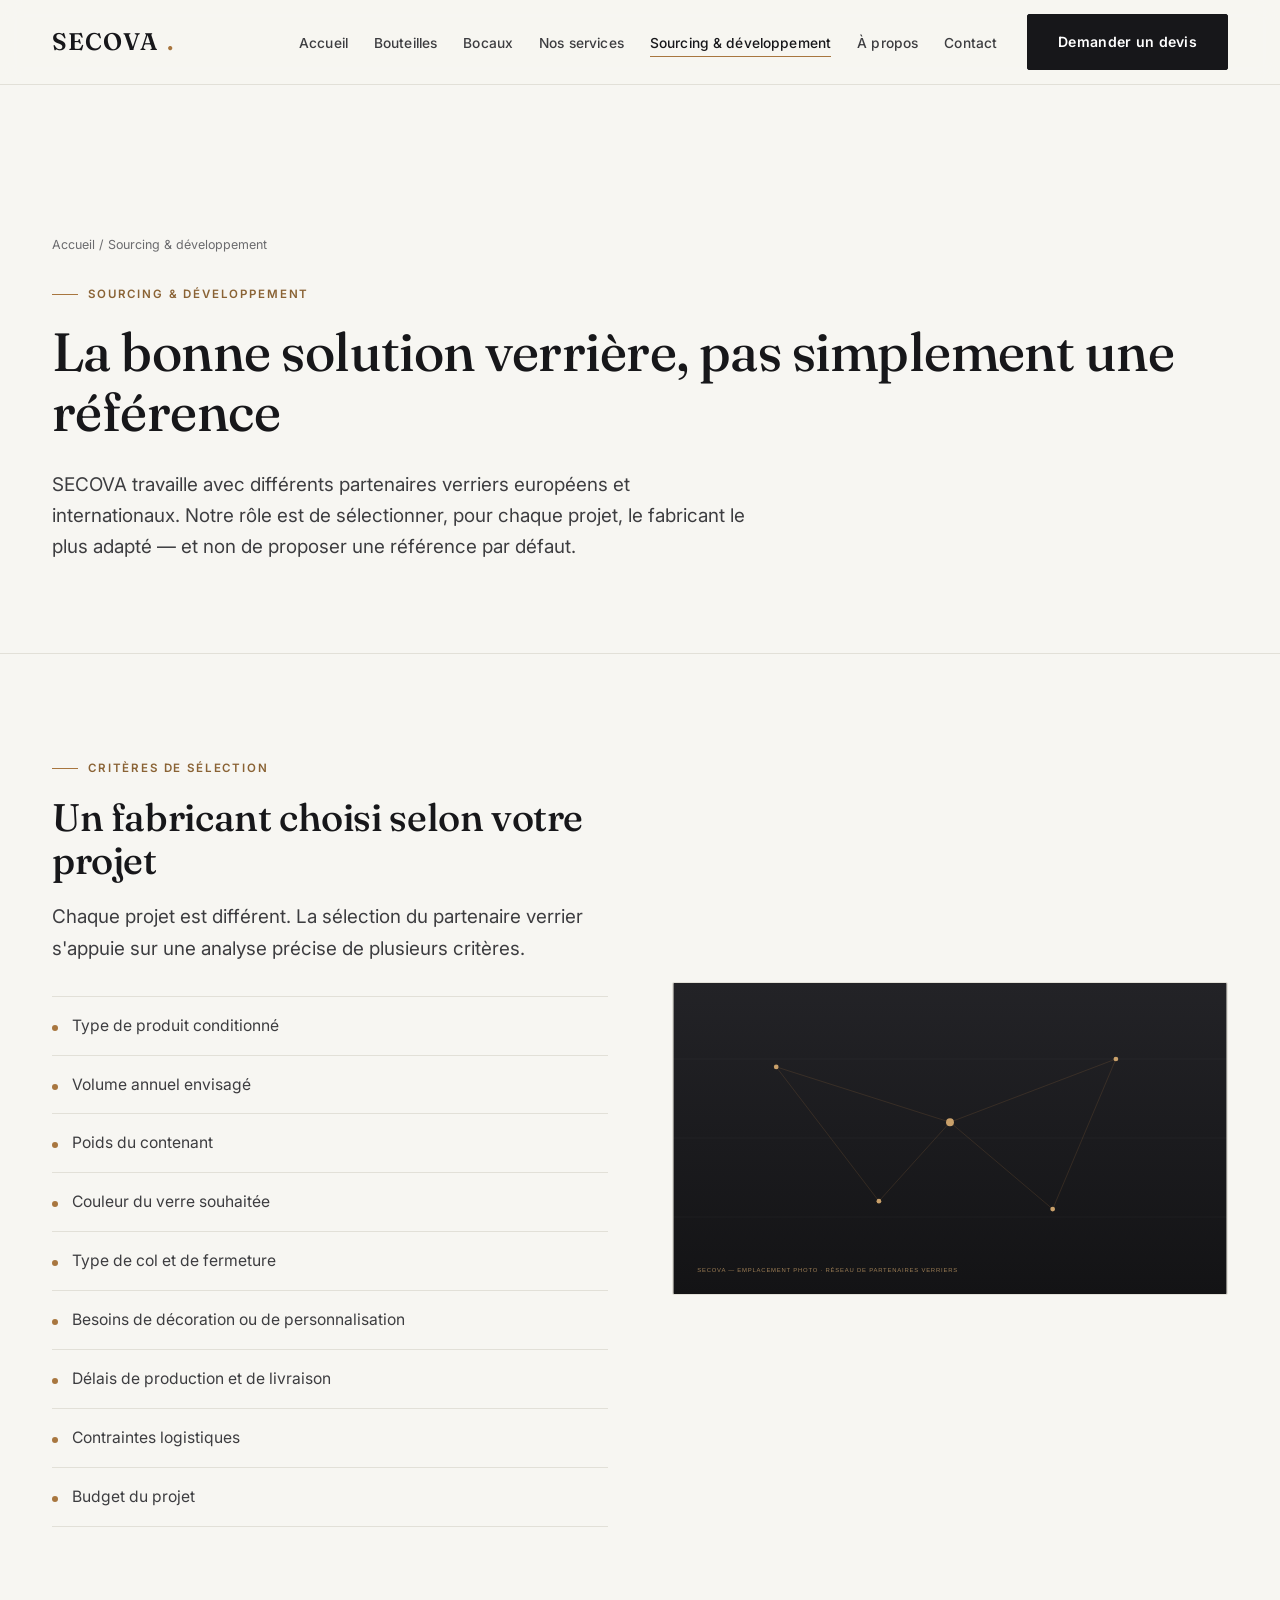
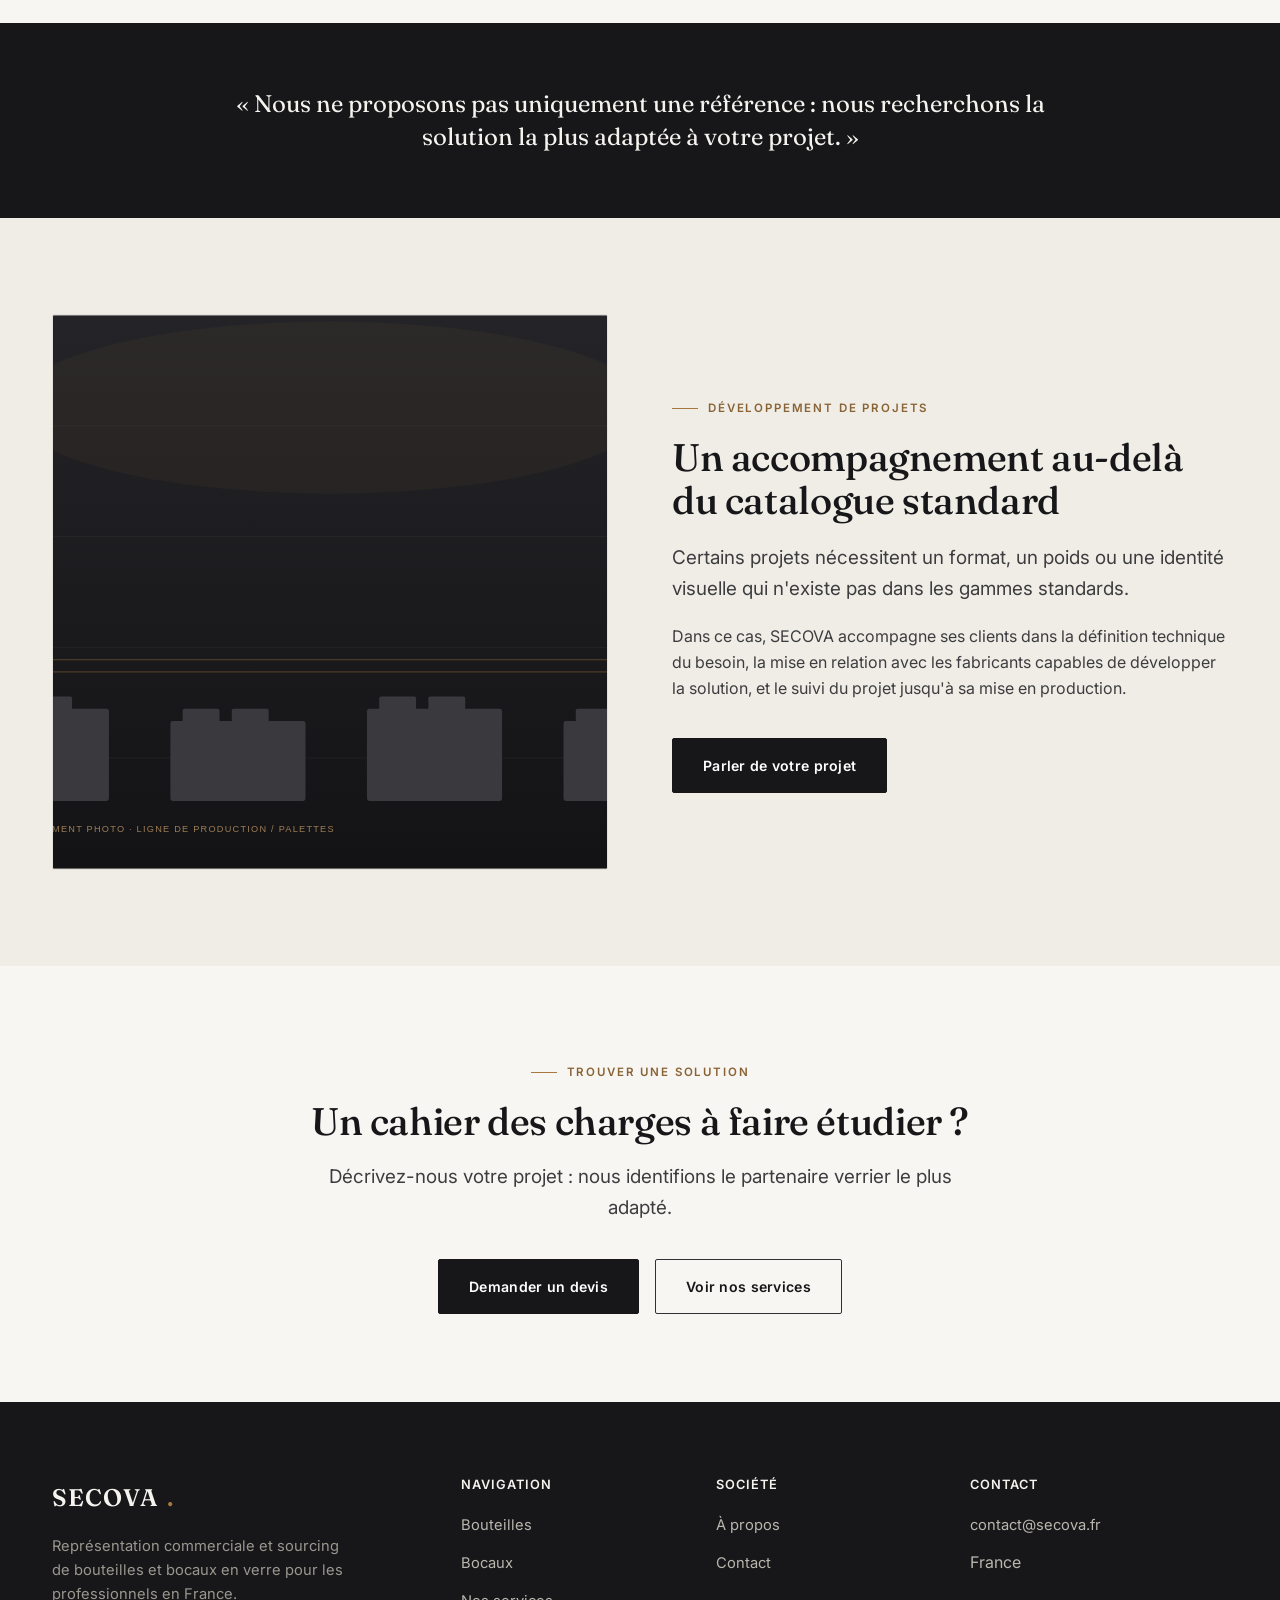
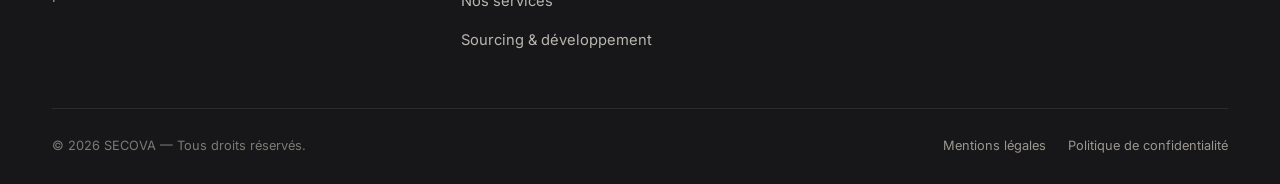
<file: sourcing.html>
<!doctype html>
<html lang="fr">
<head>
<meta charset="UTF-8">
<meta name="viewport" content="width=device-width, initial-scale=1.0">
<title>Sourcing &amp; développement packaging verre | SECOVA</title>
<meta name="description" content="SECOVA sélectionne le fabricant verrier le plus adapté à votre projet selon le produit, le volume, le poids, la couleur, le type de col, les délais et les contraintes logistiques.">
<link rel="canonical" href="https://secova.fr/sourcing.html">
<link rel="icon" href="assets/img/favicon.svg" type="image/svg+xml">
<link rel="preconnect" href="https://fonts.googleapis.com">
<link rel="preconnect" href="https://fonts.gstatic.com" crossorigin>
<link href="https://fonts.googleapis.com/css2?family=Fraunces:opsz,wght@9..144,400;9..144,500;9..144,600&family=Inter:wght@400;500;600;700&display=swap" rel="stylesheet">
<link rel="stylesheet" href="assets/css/style.css">
</head>
<body>

<header class="site-header">
  <div class="container header-inner">
    <a href="index.html" class="logo">SECOVA<span class="dot">.</span></a>
    <nav class="main-nav">
      <ul>
        <li><a href="index.html">Accueil</a></li>
        <li><a href="bouteilles.html">Bouteilles</a></li>
        <li><a href="bocaux.html">Bocaux</a></li>
        <li><a href="services.html">Nos services</a></li>
        <li><a href="sourcing.html" class="active">Sourcing &amp; développement</a></li>
        <li><a href="a-propos.html">À propos</a></li>
        <li><a href="contact.html">Contact</a></li>
      </ul>
      <a href="contact.html" class="btn btn-primary">Demander un devis</a>
    </nav>
    <button class="nav-toggle" aria-label="Ouvrir le menu" aria-expanded="false"><span></span><span></span><span></span></button>
  </div>
</header>

<main>

  <section class="page-header">
    <div class="container">
      <div class="breadcrumb"><a href="index.html">Accueil</a> / Sourcing &amp; développement</div>
      <div class="eyebrow">Sourcing &amp; développement</div>
      <h1>La bonne solution verrière, pas simplement une référence</h1>
      <p class="lead">SECOVA travaille avec différents partenaires verriers européens et internationaux. Notre rôle est de sélectionner, pour chaque projet, le fabricant le plus adapté — et non de proposer une référence par défaut.</p>
    </div>
  </section>

  <!-- CRITERES -->
  <section>
    <div class="container">
      <div class="grid grid-2" style="align-items:center; gap:64px;">
        <div class="reveal">
          <div class="eyebrow">Critères de sélection</div>
          <h2>Un fabricant choisi selon votre projet</h2>
          <p class="lead">Chaque projet est différent. La sélection du partenaire verrier s'appuie sur une analyse précise de plusieurs critères.</p>
          <ul class="criteria-list">
            <li>Type de produit conditionné</li>
            <li>Volume annuel envisagé</li>
            <li>Poids du contenant</li>
            <li>Couleur du verre souhaitée</li>
            <li>Type de col et de fermeture</li>
            <li>Besoins de décoration ou de personnalisation</li>
            <li>Délais de production et de livraison</li>
            <li>Contraintes logistiques</li>
            <li>Budget du projet</li>
          </ul>
        </div>
        <div class="media ratio-16-9 reveal">
          <img src="assets/img/placeholder-network.svg" alt="Réseau de partenaires verriers européens — visuel à intégrer">
        </div>
      </div>
    </div>
  </section>

  <!-- CALLOUT -->
  <section class="bg-dark tight">
    <div class="container">
      <div class="callout" style="max-width:820px; margin:0 auto; text-align:center; border:none; padding:0;">
        <p>« Nous ne proposons pas uniquement une référence : nous recherchons la solution la plus adaptée à votre projet. »</p>
      </div>
    </div>
  </section>

  <!-- DEVELOPPEMENT -->
  <section class="bg-alt">
    <div class="container">
      <div class="grid grid-2" style="align-items:center; gap:64px;">
        <div class="media ratio-1-1 reveal">
          <img src="assets/img/placeholder-industrial.svg" alt="Ligne de production verrière — photographie à intégrer">
        </div>
        <div class="reveal">
          <div class="eyebrow">Développement de projets</div>
          <h2>Un accompagnement au-delà du catalogue standard</h2>
          <p class="lead">Certains projets nécessitent un format, un poids ou une identité visuelle qui n'existe pas dans les gammes standards.</p>
          <p>Dans ce cas, SECOVA accompagne ses clients dans la définition technique du besoin, la mise en relation avec les fabricants capables de développer la solution, et le suivi du projet jusqu'à sa mise en production.</p>
          <div class="btn-row">
            <a href="contact.html" class="btn btn-primary">Parler de votre projet</a>
          </div>
        </div>
      </div>
    </div>
  </section>

  <!-- CTA -->
  <section class="cta-band">
    <div class="container">
      <div class="eyebrow" style="justify-content:center;">Trouver une solution</div>
      <h2>Un cahier des charges à faire étudier ?</h2>
      <p class="lead" style="margin:0 auto;">Décrivez-nous votre projet : nous identifions le partenaire verrier le plus adapté.</p>
      <div class="btn-row center">
        <a href="contact.html" class="btn btn-primary">Demander un devis</a>
        <a href="services.html" class="btn btn-ghost">Voir nos services</a>
      </div>
    </div>
  </section>

</main>

<footer class="site-footer">
  <div class="container">
    <div class="footer-grid">
      <div class="footer-brand">
        <div class="logo">SECOVA<span class="dot">.</span></div>
        <p>Représentation commerciale et sourcing de bouteilles et bocaux en verre pour les professionnels en France.</p>
      </div>
      <div class="footer-col">
        <h4>Navigation</h4>
        <ul>
          <li><a href="bouteilles.html">Bouteilles</a></li>
          <li><a href="bocaux.html">Bocaux</a></li>
          <li><a href="services.html">Nos services</a></li>
          <li><a href="sourcing.html">Sourcing &amp; développement</a></li>
        </ul>
      </div>
      <div class="footer-col">
        <h4>Société</h4>
        <ul>
          <li><a href="a-propos.html">À propos</a></li>
          <li><a href="contact.html">Contact</a></li>
        </ul>
      </div>
      <div class="footer-col">
        <h4>Contact</h4>
        <ul>
          <li><a href="mailto:contact@secova.fr">contact@secova.fr</a></li>
          <li>France</li>
        </ul>
      </div>
    </div>
    <div class="footer-bottom">
      <span>© <span id="year"></span> SECOVA — Tous droits réservés.</span>
      <div class="footer-legal-links">
        <a href="mentions-legales.html">Mentions légales</a>
        <a href="confidentialite.html">Politique de confidentialité</a>
      </div>
    </div>
  </div>
</footer>

<script src="assets/js/main.js"></script>
</body>
</html>
</file>
<file: assets/css/style.css>
/* =========================================================
   SECOVA — Feuille de style principale
   Palette : blanc cassé / anthracite / bronze (accent discret)
   ========================================================= */

:root{
  --bg:            #f7f6f2;
  --bg-alt:        #efede6;
  --bg-dark:       #17171a;
  --ink:           #17171a;
  --ink-soft:      #3d3d40;
  --gray:          #6b6b6e;
  --gray-light:    #9b9a97;
  --line:          #e2e0d8;
  --line-dark:     #313134;
  --white:         #ffffff;
  --accent:        #a8763f;
  --accent-dark:   #8a6335;
  --accent-soft:   #f1e4d2;

  --font-display: 'Fraunces', Georgia, 'Times New Roman', serif;
  --font-body: 'Inter', -apple-system, BlinkMacSystemFont, 'Segoe UI', sans-serif;

  --container: 1240px;
  --radius: 2px;
  --ease: cubic-bezier(.22,.61,.36,1);
}

*, *::before, *::after{ box-sizing: border-box; }
html{ scroll-behavior: smooth; overflow-x: hidden; }

body{
  margin: 0;
  background: var(--bg);
  color: var(--ink);
  font-family: var(--font-body);
  font-size: 16px;
  line-height: 1.65;
  -webkit-font-smoothing: antialiased;
  -moz-osx-font-smoothing: grayscale;
  overflow-x: hidden;
}

img{ max-width: 100%; display: block; }

a{ color: inherit; text-decoration: none; }

h1, h2, h3, h4{
  font-family: var(--font-display);
  font-weight: 500;
  line-height: 1.12;
  letter-spacing: -0.01em;
  margin: 0 0 0.5em;
  color: var(--ink);
}

h1{ font-size: clamp(2.4rem, 4.2vw, 4rem); font-weight: 480; }
h2{ font-size: clamp(1.9rem, 3vw, 2.6rem); }
h3{ font-size: 1.35rem; font-weight: 600; font-family: var(--font-body); letter-spacing: -0.005em; }
h4{ font-size: 1.05rem; font-weight: 600; font-family: var(--font-body); }

p{ margin: 0 0 1em; color: var(--ink-soft); }

.container{
  width: 100%;
  max-width: var(--container);
  margin: 0 auto;
  padding: 0 32px;
}

section{ padding: 96px 0; }
section.tight{ padding: 64px 0; }

.bg-alt{ background: var(--bg-alt); }
.bg-dark{
  background: var(--bg-dark);
  color: #ece9e2;
}
.bg-dark p{ color: #b9b6ae; }
.bg-dark h1, .bg-dark h2, .bg-dark h3, .bg-dark h4{ color: #f5f3ee; }

.eyebrow{
  display: inline-flex;
  align-items: center;
  gap: 10px;
  font-size: 0.72rem;
  font-weight: 600;
  letter-spacing: 0.16em;
  text-transform: uppercase;
  color: var(--accent-dark);
  margin-bottom: 18px;
}
.eyebrow::before{
  content: "";
  width: 26px;
  height: 1px;
  background: var(--accent);
}
.bg-dark .eyebrow{ color: var(--accent); }

.lead{
  font-size: 1.18rem;
  color: var(--ink-soft);
  max-width: 640px;
}

.section-head{
  max-width: 720px;
  margin-bottom: 56px;
}
.section-head.center{ margin-left: auto; margin-right: auto; text-align: center; }

/* ---------- Boutons ---------- */
.btn{
  display: inline-flex;
  align-items: center;
  justify-content: center;
  gap: 10px;
  padding: 15px 30px;
  font-family: var(--font-body);
  font-size: 0.88rem;
  font-weight: 600;
  letter-spacing: 0.02em;
  border-radius: var(--radius);
  border: 1px solid transparent;
  cursor: pointer;
  transition: background .25s var(--ease), color .25s var(--ease), border-color .25s var(--ease), transform .2s var(--ease);
  white-space: nowrap;
}
.btn-primary{
  background: var(--ink);
  color: var(--white);
  border-color: var(--ink);
}
.btn-primary:hover{ background: var(--accent-dark); border-color: var(--accent-dark); transform: translateY(-1px); }

.btn-ghost{
  background: transparent;
  color: var(--ink);
  border-color: var(--line-dark);
}
.btn-ghost:hover{ border-color: var(--ink); background: var(--ink); color: var(--white); }

.bg-dark .btn-ghost{ border-color: #4a4a4d; color: #f5f3ee; }
.bg-dark .btn-ghost:hover{ background: #f5f3ee; color: var(--ink); border-color:#f5f3ee; }

.btn-accent{
  background: var(--accent);
  color: var(--white);
  border-color: var(--accent);
}
.btn-accent:hover{ background: var(--accent-dark); border-color: var(--accent-dark); }

.btn-row{ display: flex; flex-wrap: wrap; gap: 16px; margin-top: 36px; }
.btn-row.center{ justify-content: center; }

/* ---------- Header ---------- */
/* Note: the frosted background lives on ::before rather than directly on
   .site-header, because a filter/backdrop-filter on an element turns it into
   the containing block for fixed-position descendants — which would break
   the full-height off-canvas mobile nav nested inside the header. */
.site-header{
  position: sticky;
  top: 0;
  z-index: 500;
  border-bottom: 1px solid var(--line);
  transition: box-shadow .3s var(--ease);
}
.site-header::before{
  content: "";
  position: absolute;
  inset: 0;
  z-index: -1;
  background: rgba(247,246,242,0.86);
  backdrop-filter: blur(10px);
  -webkit-backdrop-filter: blur(10px);
}
.site-header.scrolled{ box-shadow: 0 6px 24px rgba(23,23,26,0.06); }

.header-inner{
  display: flex;
  align-items: center;
  justify-content: space-between;
  height: 84px;
}

.logo{
  font-family: var(--font-display);
  font-size: 1.5rem;
  font-weight: 600;
  letter-spacing: 0.04em;
  display: flex;
  align-items: baseline;
  gap: 8px;
}
.logo .dot{ color: var(--accent); }

.main-nav{
  display: flex;
  align-items: center;
  gap: 30px;
}
.main-nav ul{
  display: flex;
  gap: 26px;
  list-style: none;
  margin: 0;
  padding: 0;
}
.main-nav ul a{
  font-size: 0.86rem;
  font-weight: 500;
  letter-spacing: 0.01em;
  color: var(--ink-soft);
  position: relative;
  padding: 6px 0;
  transition: color .2s;
}
.main-nav ul a::after{
  content: "";
  position: absolute;
  left: 0; bottom: 0;
  width: 0; height: 1px;
  background: var(--accent);
  transition: width .25s var(--ease);
}
.main-nav ul a:hover, .main-nav ul a.active{ color: var(--ink); }
.main-nav ul a:hover::after, .main-nav ul a.active::after{ width: 100%; }

.nav-toggle{
  display: none;
  flex-direction: column;
  gap: 5px;
  background: none;
  border: none;
  cursor: pointer;
  padding: 8px;
}
.nav-toggle span{
  width: 24px; height: 1.5px; background: var(--ink);
  transition: transform .25s var(--ease), opacity .25s var(--ease);
}

/* ---------- Hero ---------- */
.hero{
  position: relative;
  padding: 120px 0 100px;
  overflow: hidden;
}
.hero-grid{
  display: grid;
  grid-template-columns: 1.05fr 0.95fr;
  gap: 64px;
  align-items: center;
}
.hero h1{ margin-bottom: 26px; }
.hero-meta{
  display: flex;
  gap: 40px;
  margin-top: 56px;
  padding-top: 32px;
  border-top: 1px solid var(--line);
}
.hero-meta div strong{
  display: block;
  font-family: var(--font-display);
  font-size: 1.6rem;
  color: var(--ink);
  font-weight: 500;
}
.hero-meta div span{
  font-size: 0.8rem;
  color: var(--gray);
}

/* ---------- Image placeholders ---------- */
.media{
  position: relative;
  border-radius: var(--radius);
  overflow: hidden;
  background: var(--bg-alt);
  border: 1px solid var(--line);
}
.media img{ width: 100%; height: 100%; object-fit: cover; }
.media.ratio-16-9{ aspect-ratio: 16/9; }
.media.ratio-4-5{ aspect-ratio: 4/5; }
.media.ratio-1-1{ aspect-ratio: 1/1; }
.media.ratio-3-2{ aspect-ratio: 3/2; }
.media.ratio-21-9{ aspect-ratio: 21/9; }
.media-caption{
  position: absolute;
  left: 18px; bottom: 16px;
  font-size: 0.7rem;
  letter-spacing: 0.08em;
  text-transform: uppercase;
  color: #fff;
  background: rgba(23,23,26,0.55);
  padding: 6px 12px;
  border-radius: var(--radius);
  backdrop-filter: blur(4px);
}

/* ---------- Grids & cards ---------- */
.grid{ display: grid; gap: 28px; }
.grid-2{ grid-template-columns: repeat(2, 1fr); }
.grid-3{ grid-template-columns: repeat(3, 1fr); }
.grid-4{ grid-template-columns: repeat(4, 1fr); }

.card{
  background: var(--white);
  border: 1px solid var(--line);
  padding: 36px 32px;
  border-radius: var(--radius);
  transition: border-color .25s, transform .25s var(--ease), box-shadow .25s;
}
.card:hover{
  border-color: var(--ink);
  transform: translateY(-3px);
  box-shadow: 0 18px 40px rgba(23,23,26,0.07);
}
.card .num{
  font-family: var(--font-display);
  font-size: 0.95rem;
  color: var(--accent);
  letter-spacing: 0.05em;
  margin-bottom: 18px;
  display: block;
}
.card h3{ margin-bottom: 12px; }
.card p{ margin-bottom: 0; font-size: 0.95rem; }

.feature-row{
  display: flex;
  gap: 24px;
  padding: 32px 0;
  border-top: 1px solid var(--line);
}
.feature-row:last-child{ border-bottom: 1px solid var(--line); }
.feature-row .idx{
  font-family: var(--font-display);
  font-size: 1.1rem;
  color: var(--accent);
  min-width: 46px;
}
.feature-row h4{ margin-bottom: 8px; }
.feature-row p{ margin: 0; font-size: 0.95rem; max-width: 620px; }

/* ---------- Tag list ---------- */
.taglist{ display: flex; flex-wrap: wrap; gap: 10px; margin-top: 24px; }
.taglist span{
  font-size: 0.78rem;
  font-weight: 500;
  padding: 8px 16px;
  border: 1px solid var(--line);
  border-radius: var(--radius);
  color: var(--ink-soft);
  background: var(--white);
}

/* ---------- Swatches (couleurs de verre) ---------- */
.swatches{ display: flex; gap: 18px; margin-top: 28px; flex-wrap: wrap; }
.swatch{ text-align: left; }
.swatch .chip{
  width: 64px; height: 64px;
  border-radius: 50%;
  margin-bottom: 10px;
  border: 1px solid rgba(0,0,0,0.08);
  box-shadow: inset 0 0 0 6px rgba(255,255,255,0.35);
}
.swatch span{ font-size: 0.78rem; color: var(--gray); display:block; }
.chip.brun{ background: linear-gradient(160deg,#6b4321,#3a2410); }
.chip.flint{ background: linear-gradient(160deg,#f4f2ea,#d9d5c4); }
.chip.vert{ background: linear-gradient(160deg,#3e5b40,#1f3320); }
.chip.autre{ background: linear-gradient(160deg,#9c8f7a,#5f5548); }

/* ---------- Callout / citation ---------- */
.callout{
  border-left: 3px solid var(--accent);
  padding: 8px 0 8px 28px;
  margin: 48px 0;
}
.callout p{
  font-family: var(--font-display);
  font-size: 1.5rem;
  line-height: 1.4;
  color: var(--ink);
  margin: 0;
}
.bg-dark .callout p{ color: #f5f3ee; }

/* ---------- Steps (sourcing criteria) ---------- */
.criteria-list{ list-style: none; margin: 32px 0 0; padding: 0; }
.criteria-list li{
  display: flex;
  align-items: baseline;
  gap: 14px;
  padding: 16px 0;
  border-top: 1px solid var(--line);
  font-size: 0.98rem;
  color: var(--ink-soft);
}
.criteria-list li:last-child{ border-bottom: 1px solid var(--line); }
.criteria-list li::before{
  content: "";
  width: 6px; height: 6px;
  background: var(--accent);
  border-radius: 50%;
  flex-shrink: 0;
}

/* ---------- CTA band ---------- */
.cta-band{
  padding: 88px 0;
  text-align: center;
}
.cta-band h2{ margin-bottom: 18px; }
.cta-band .lead{ margin: 0 auto 8px; }

/* ---------- Contact ---------- */
.contact-grid{
  display: grid;
  grid-template-columns: 0.85fr 1.15fr;
  gap: 72px;
  align-items: start;
}
.contact-info dl{ margin: 32px 0 0; }
.contact-info dt{
  font-size: 0.72rem;
  letter-spacing: 0.1em;
  text-transform: uppercase;
  color: var(--gray);
  margin-top: 24px;
}
.contact-info dd{
  margin: 6px 0 0;
  font-size: 1.05rem;
  color: var(--ink);
}
.contact-info dd a:hover{ color: var(--accent-dark); }

form{ margin: 0; }
.form-grid{
  display: grid;
  grid-template-columns: 1fr 1fr;
  gap: 22px;
}
.form-grid .full{ grid-column: 1 / -1; }
label{
  display: block;
  font-size: 0.76rem;
  font-weight: 600;
  letter-spacing: 0.05em;
  text-transform: uppercase;
  color: var(--ink-soft);
  margin-bottom: 8px;
}
input, select, textarea{
  width: 100%;
  font-family: var(--font-body);
  font-size: 0.96rem;
  color: var(--ink);
  background: var(--white);
  border: 1px solid var(--line-dark);
  border-radius: var(--radius);
  padding: 13px 14px;
  transition: border-color .2s, box-shadow .2s;
}
input:focus, select:focus, textarea:focus{
  outline: none;
  border-color: var(--accent);
  box-shadow: 0 0 0 3px var(--accent-soft);
}
textarea{ resize: vertical; min-height: 130px; }
.form-note{ font-size: 0.82rem; color: var(--gray); margin-top: 18px; }
.form-status{
  margin-top: 18px;
  font-size: 0.9rem;
  font-weight: 600;
  display: none;
}
.form-status.visible{ display: block; }
.form-status.ok{ color: #3d6b45; }
.form-status.err{ color: #a13a3a; }

/* ---------- Footer ---------- */
.site-footer{
  background: var(--bg-dark);
  color: #b9b6ae;
  padding: 76px 0 28px;
}
.footer-grid{
  display: grid;
  grid-template-columns: 1.4fr 0.8fr 0.8fr 1fr;
  gap: 48px;
  padding-bottom: 56px;
  border-bottom: 1px solid #2c2c2f;
}
.footer-brand .logo{ color: #f5f3ee; margin-bottom: 16px; }
.footer-brand p{ color: #9a978f; font-size: 0.92rem; max-width: 300px; }
.footer-col h4{ color: #f5f3ee; font-size: 0.8rem; letter-spacing: 0.08em; text-transform: uppercase; margin-bottom: 18px; }
.footer-col ul{ list-style: none; margin: 0; padding: 0; display: flex; flex-direction: column; gap: 12px; }
.footer-col a{ color: #b9b6ae; font-size: 0.92rem; transition: color .2s; }
.footer-col a:hover{ color: #fff; }
.footer-bottom{
  display: flex;
  justify-content: space-between;
  align-items: center;
  padding-top: 26px;
  font-size: 0.8rem;
  color: #7c7a73;
  flex-wrap: wrap;
  gap: 12px;
}
.footer-bottom a{ color: #9a978f; }
.footer-bottom a:hover{ color: #fff; }
.footer-legal-links{ display: flex; gap: 22px; }

/* ---------- Page header (inner pages) ---------- */
.page-header{
  padding: 150px 0 72px;
  border-bottom: 1px solid var(--line);
}
.page-header .lead{ max-width: 700px; }
.breadcrumb{
  font-size: 0.78rem;
  color: var(--gray);
  margin-bottom: 20px;
}
.breadcrumb a:hover{ color: var(--accent-dark); }

/* ---------- Legal pages ---------- */
.legal-content h2{ font-size: 1.4rem; margin-top: 2.2em; }
.legal-content p, .legal-content li{ color: var(--ink-soft); font-size: 0.98rem; }
.legal-content{ max-width: 780px; }

/* ---------- Reveal on scroll ---------- */
.reveal{ opacity: 0; transform: translateY(22px); transition: opacity .7s var(--ease), transform .7s var(--ease); }
.reveal.in{ opacity: 1; transform: translateY(0); }

/* ---------- Responsive ---------- */
/* En dessous de 1150px, les sept entrées de navigation ne tiennent plus
   sur une seule ligne : on bascule sur le menu mobile plein écran. */
@media (max-width: 1150px){
  .main-nav{ position: fixed; inset: 84px 0 0 0; background: var(--bg); flex-direction: column; align-items: flex-start; padding: 36px 28px; gap: 28px; transform: translateX(100%); transition: transform .35s var(--ease); overflow-y: auto; }
  .main-nav.open{ transform: translateX(0); }
  .main-nav ul{ flex-direction: column; gap: 22px; width: 100%; }
  .main-nav ul a{ font-size: 1.1rem; }
  .nav-toggle{ display: flex; }
  .nav-toggle.open span:nth-child(1){ transform: translateY(6.5px) rotate(45deg); }
  .nav-toggle.open span:nth-child(2){ opacity: 0; }
  .nav-toggle.open span:nth-child(3){ transform: translateY(-6.5px) rotate(-45deg); }
}

@media (max-width: 1024px){
  .hero-grid{ grid-template-columns: 1fr; }
  .hero-grid .media{ order: -1; }
  .grid-4{ grid-template-columns: repeat(2, 1fr); }
  .grid-3{ grid-template-columns: repeat(2, 1fr); }
  .footer-grid{ grid-template-columns: 1fr 1fr; row-gap: 40px; }
  .contact-grid{ grid-template-columns: 1fr; gap: 48px; }
}

@media (max-width: 768px){
  .container{ padding: 0 22px; }
  section{ padding: 68px 0; }
  .grid-2, .grid-3, .grid-4{ grid-template-columns: 1fr; }
  .hero-meta{ gap: 28px; flex-wrap: wrap; }
  .footer-grid{ grid-template-columns: 1fr; gap: 36px; }
  .footer-bottom{ flex-direction: column; align-items: flex-start; }
  .form-grid{ grid-template-columns: 1fr; }
  .page-header{ padding: 128px 0 56px; }
}

@media (max-width: 480px){
  h1{ font-size: 2.1rem; }
  .btn{ width: 100%; }
  .btn-row{ flex-direction: column; }
}
</file>
